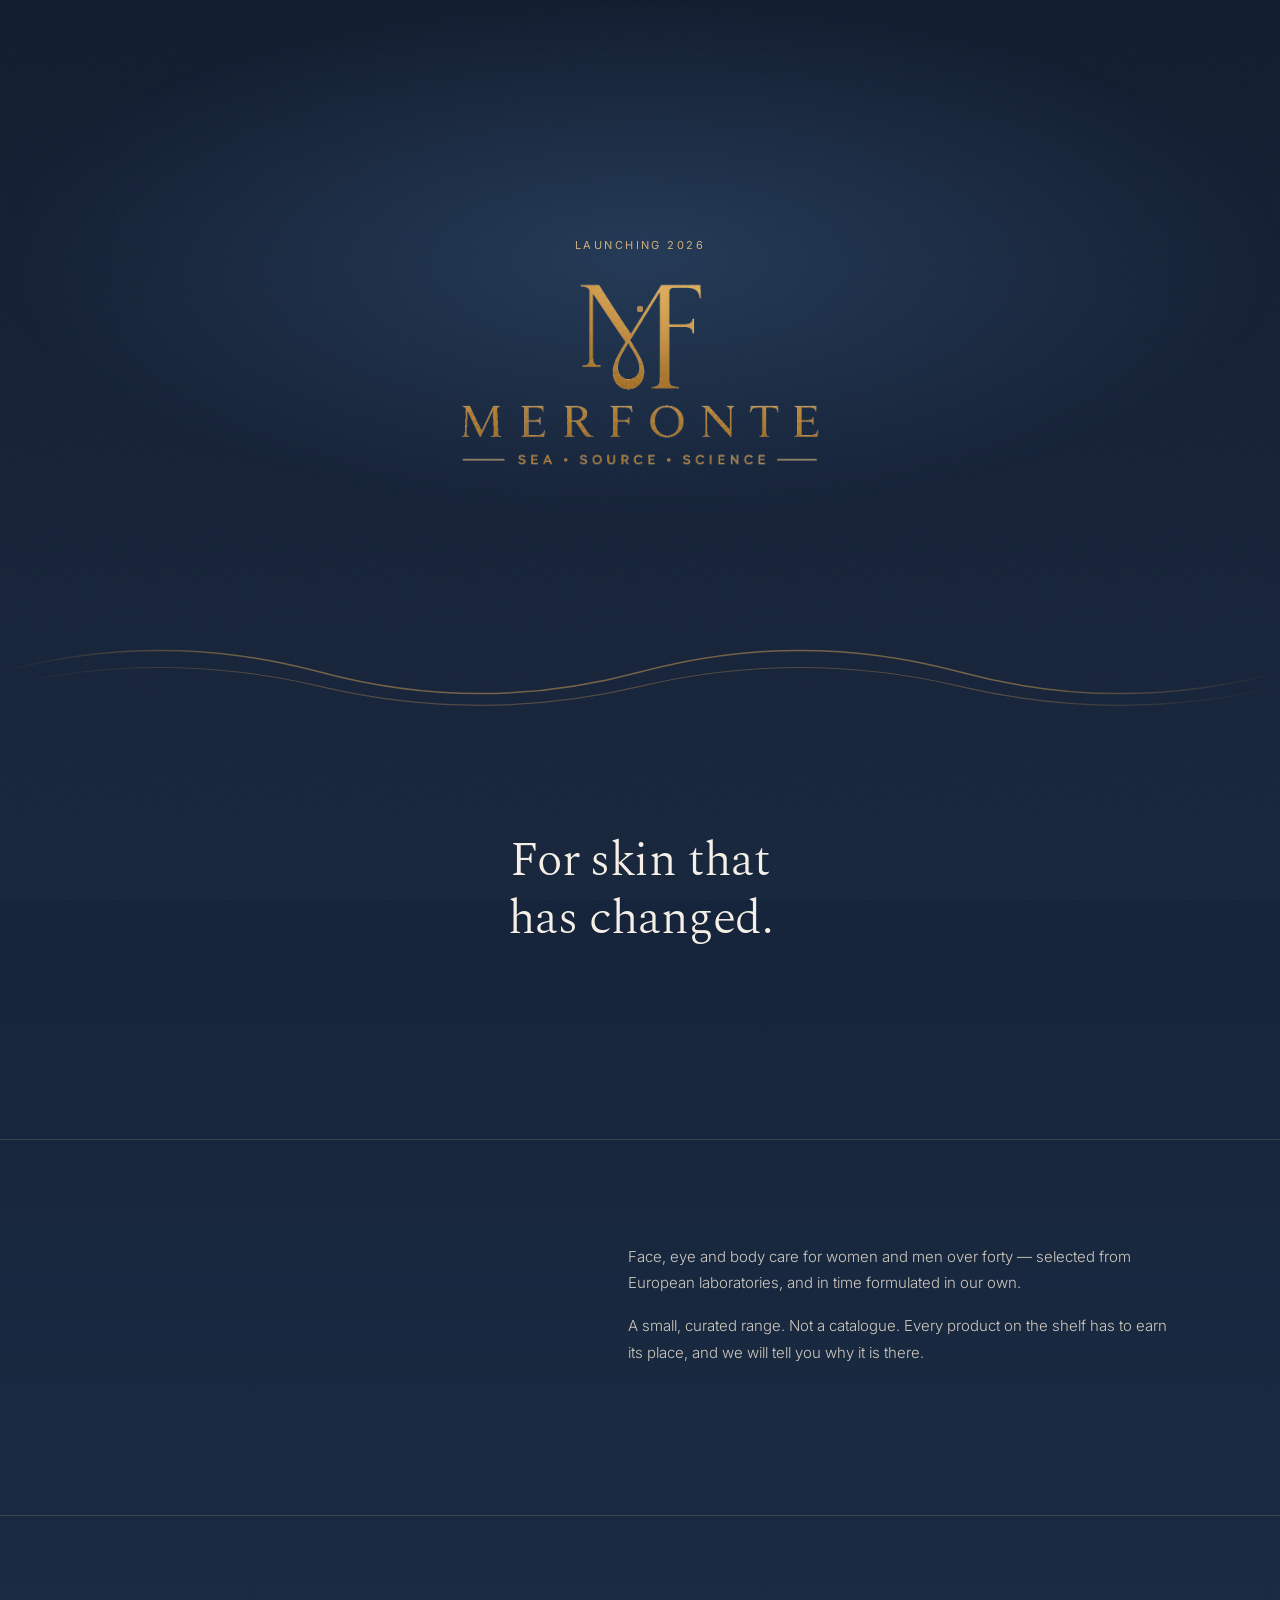
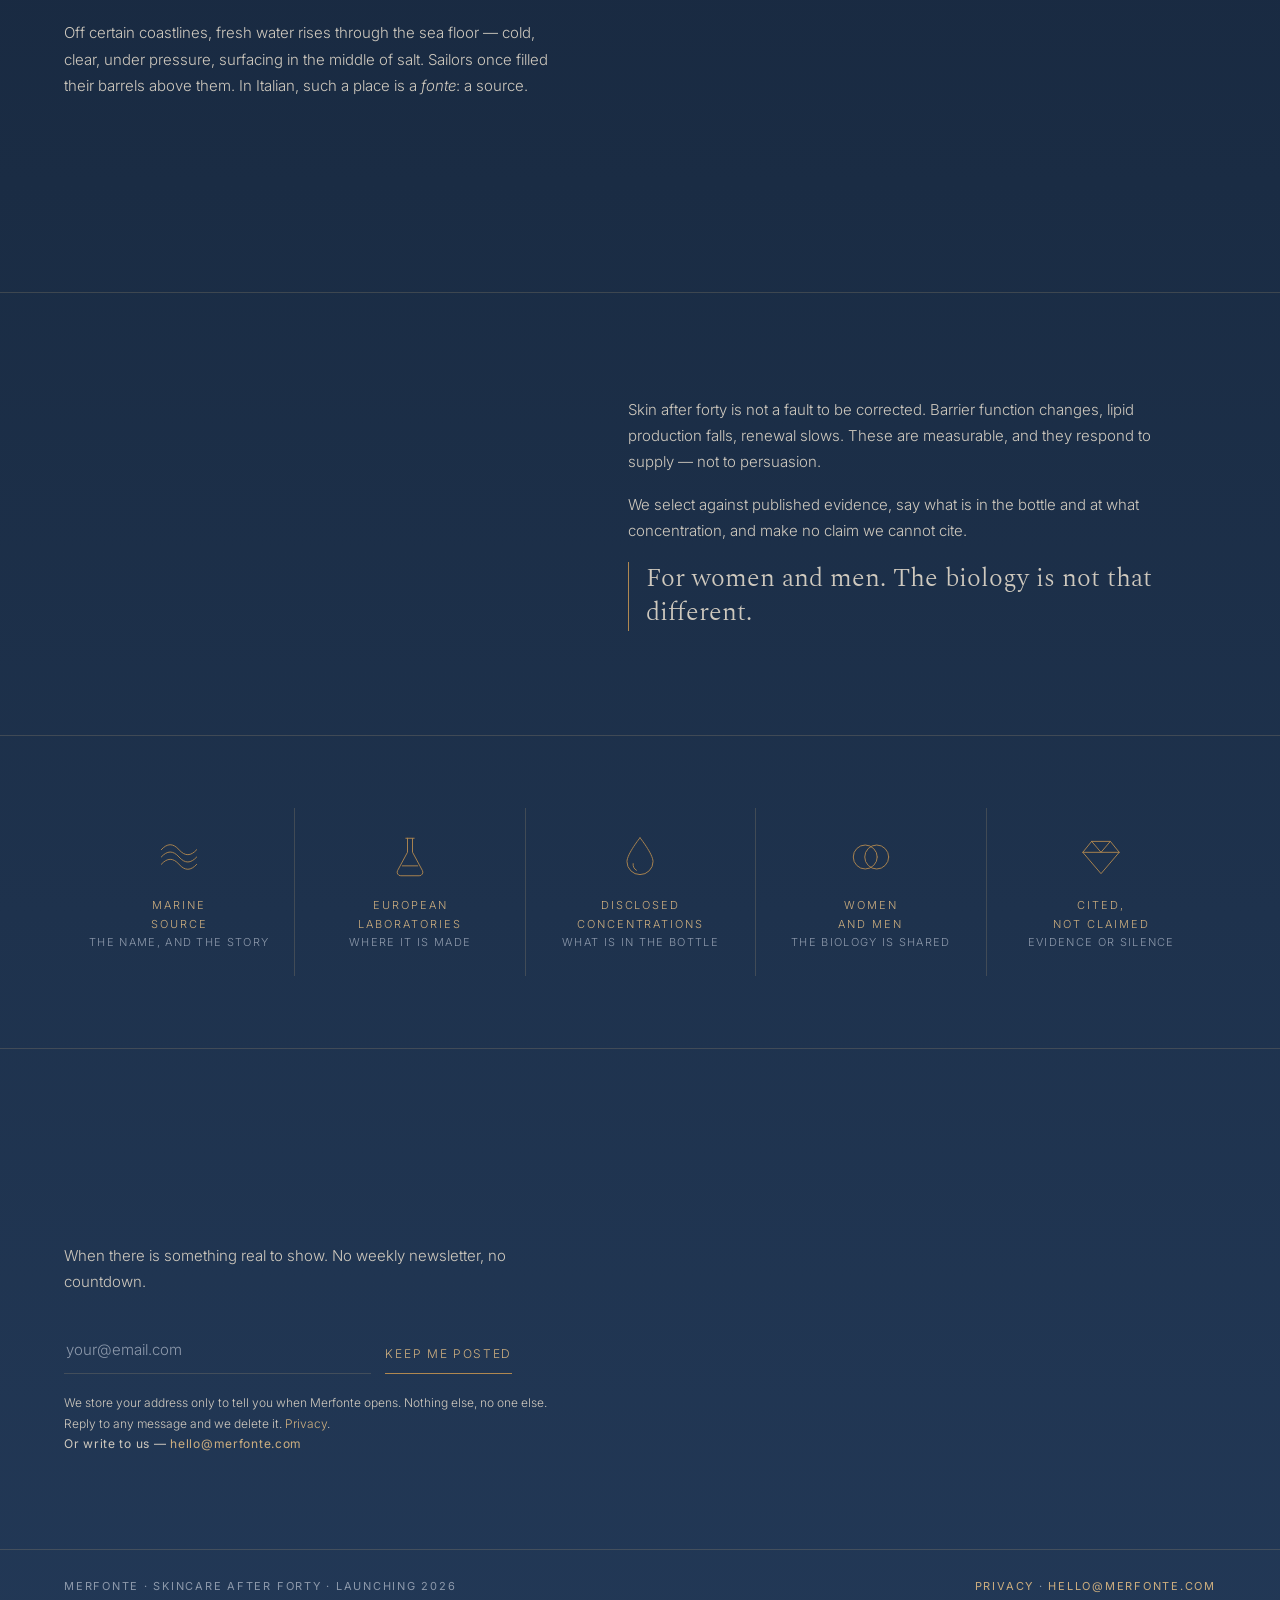
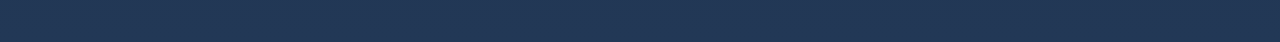
<file: index.html>
<!doctype html>
<html lang="en">
<head>
<meta charset="utf-8">
<meta name="viewport" content="width=device-width, initial-scale=1">
<title>Merfonte — Skincare for skin over forty</title>
<meta name="description" content="Merfonte is a curated online store for skincare after forty. Face, eye and body care for women and men, selected from European laboratories. Launching 2026.">
<link rel="canonical" href="https://merfonte.com/">

<meta property="og:type" content="website">
<meta property="og:url" content="https://merfonte.com/">
<meta property="og:title" content="Merfonte — Skincare for skin over forty">
<meta property="og:description" content="A curated online store for skincare after forty. Selected from European laboratories. Launching 2026.">
<meta property="og:locale" content="en_GB">
<meta property="og:site_name" content="Merfonte">
<meta property="og:image" content="https://merfonte.com/assets/img/og.jpg">
<meta property="og:image:width" content="1200">
<meta property="og:image:height" content="630">
<meta name="twitter:card" content="summary_large_image">

<link rel="icon" href="assets/img/favicon-32.png" sizes="32x32">
<link rel="icon" href="assets/img/icon-512.png" sizes="512x512">
<link rel="apple-touch-icon" href="assets/img/apple-touch-icon.png">
<meta name="theme-color" content="#101b2d">

<!-- PROTOTYPE NOTE: Spectral and Inter stand in for the final licensed faces. -->
<link rel="preconnect" href="https://fonts.googleapis.com">
<link rel="preconnect" href="https://fonts.gstatic.com" crossorigin>
<link href="https://fonts.googleapis.com/css2?family=Spectral:wght@300;400&family=Inter:wght@300;400&display=swap" rel="stylesheet">
<link rel="stylesheet" href="assets/style.css">
<script>document.documentElement.classList.add('js');</script>

<script type="application/ld+json">
{
  "@context": "https://schema.org",
  "@type": "Organization",
  "name": "Merfonte",
  "url": "https://merfonte.com/",
  "logo": "https://merfonte.com/assets/img/icon-512.png",
  "email": "hello@merfonte.com",
  "description": "A curated online store for science-led skincare after forty. Face, eye and body care for women and men, selected from European laboratories.",
  "foundingDate": "2026",
  "areaServed": ["NL", "BE", "DE", "EU"],
  "knowsAbout": ["skincare", "cosmetics", "mature skin", "barrier function", "dermocosmetics"]
}
</script>
</head>
<body>

<div class="topbar" id="topbar" aria-hidden="true">
  <img src="assets/img/logo-header.png"
       srcset="assets/img/logo-header.png 560w, assets/img/logo-header@2x.png 1120w"
       alt="" width="560" height="266">
</div>

<main>

  <!-- ── hero ─────────────────────────────────────────── -->
  <header class="hero">
    <div class="ripple" aria-hidden="true">
      <span></span><span></span><span></span><span></span><span></span>
    </div>
    <div class="hero-mark">
      <p class="caption r">Launching 2026</p>
      <h1 class="wordmark r" data-delay="80">
        <img src="assets/img/logo-gold.png"
             srcset="assets/img/logo-gold.png 900w, assets/img/logo-gold@2x.png 1800w"
             sizes="(max-width: 34rem) 78vw, 27rem"
             alt="Merfonte — sea, source, science"
             width="900" height="495" fetchpriority="high">
      </h1>
    </div>
  </header>

  <svg class="waves" viewBox="0 0 1200 40" preserveAspectRatio="none" aria-hidden="true">
    <path d="M0,20 C100,4 200,4 300,20 S500,36 600,20 S800,4 900,20 S1100,36 1200,20"
          fill="none" stroke="currentColor" stroke-width="1"/>
    <path d="M0,28 C100,14 200,14 300,28 S500,42 600,28 S800,14 900,28 S1100,42 1200,28"
          fill="none" stroke="currentColor" stroke-width="1" opacity=".5"/>
  </svg>

  <!-- ── thesis · one line, its own room ──────────────── -->
  <section class="thesis">
    <p class="r">For skin that has changed.</p>
  </section>

  <!-- ── 01 · the store ───────────────────────────────── -->
  <section class="chapter">
    <div class="chapter-inner">
      <div class="lead">
        <p class="num r">01 — What we are building</p>
        <h2 class="heading r" data-delay="60">An online store,<br>opening 2026.</h2>
      </div>
      <div class="rest">
        <p class="r" data-delay="140">
          Face, eye and body care for women and men over forty — selected from
          European laboratories, and in time formulated in our own.
        </p>
        <p class="r" data-delay="200">
          A small, curated range. Not a catalogue. Every product on the shelf
          has to earn its place, and we will tell you why it is there.
        </p>
      </div>
    </div>
  </section>

  <!-- ── 02 · the name ────────────────────────────────── -->
  <section class="chapter">
    <div class="chapter-inner flip">
      <div class="lead">
        <p class="num r">02 — The name</p>
        <h2 class="heading r" data-delay="60">A spring<br>in the sea.</h2>
      </div>
      <div class="rest">
        <p class="r" data-delay="140">
          Off certain coastlines, fresh water rises through the sea floor — cold,
          clear, under pressure, surfacing in the middle of salt. Sailors once
          filled their barrels above them. In Italian, such a place is a
          <em>fonte</em>: a source.
        </p>
        <p class="pull r" data-delay="220">
          We took the name because it describes a mechanism, not a mood.
        </p>
      </div>
    </div>
  </section>

  <!-- ── 03 · the position ────────────────────────────── -->
  <section class="chapter">
    <div class="chapter-inner">
      <div class="lead">
        <p class="num r">03 — The position</p>
        <h2 class="heading r" data-delay="60">Not<br>anti-aging.</h2>
      </div>
      <div class="rest">
        <p class="r" data-delay="140">
          Skin after forty is not a fault to be corrected. Barrier function
          changes, lipid production falls, renewal slows. These are measurable,
          and they respond to supply — not to persuasion.
        </p>
        <p class="r" data-delay="200">
          We select against published evidence, say what is in the bottle and at
          what concentration, and make no claim we cannot cite.
        </p>
        <p class="pull r" data-delay="260">
          For women and men. The biology is not that different.
        </p>
      </div>
    </div>
  </section>

  <!-- ── what will be true of us ──────────────────────── -->
  <section class="promise">
    <div class="promise-inner">

      <div class="promise-item r">
        <svg viewBox="0 0 48 48" aria-hidden="true">
          <g class="swell">
            <path pathLength="1" d="M7 17c5.7-6.4 11.3-6.4 17 0s11.3 6.4 17 0"/>
            <path pathLength="1" d="M7 24c5.7-6.4 11.3-6.4 17 0s11.3 6.4 17 0"/>
            <path pathLength="1" d="M7 31c5.7-6.4 11.3-6.4 17 0s11.3 6.4 17 0"/>
          </g>
        </svg>
        <p>Marine<br>source<span>the name, and the story</span></p>
      </div>

      <div class="promise-item r" data-delay="80">
        <svg viewBox="0 0 48 48" aria-hidden="true">
          <path pathLength="1" d="M20 6h8"/>
          <path pathLength="1" d="M21.6 6v13.4L12.2 36.8A3.4 3.4 0 0 0 15.2 42h17.6a3.4 3.4 0 0 0 3-5.2L26.4 19.4V6"/>
          <path pathLength="1" class="level" d="M16.6 32.5h14.8"/>
        </svg>
        <p>European<br>laboratories<span>where it is made</span></p>
      </div>

      <div class="promise-item r" data-delay="160">
        <svg viewBox="0 0 48 48" aria-hidden="true">
          <path pathLength="1" d="M24 5.5c0 0 12.5 15.6 12.5 22.9a12.5 12.5 0 0 1-25 0C11.5 21.1 24 5.5 24 5.5Z"/>
          <path pathLength="1" class="glint" d="M17.4 30.4a6.6 6.6 0 0 0 3.2 6.4"/>
        </svg>
        <p>Disclosed<br>concentrations<span>what is in the bottle</span></p>
      </div>

      <div class="promise-item r" data-delay="240">
        <svg viewBox="0 0 48 48" aria-hidden="true">
          <circle pathLength="1" cx="18.5" cy="24" r="11.5"/>
          <circle pathLength="1" cx="29.5" cy="24" r="11.5"/>
        </svg>
        <p>Women<br>and men<span>the biology is shared</span></p>
      </div>

      <div class="promise-item r" data-delay="320">
        <svg viewBox="0 0 48 48" aria-hidden="true">
          <path pathLength="1" d="M15 9h18l8.5 10.5L24 40 6.5 19.5Z"/>
          <path pathLength="1" d="M6.5 19.5h35"/>
          <path pathLength="1" d="M15 9l9 10.5L33 9"/>
        </svg>
        <p>Cited,<br>not claimed<span>evidence or silence</span></p>
      </div>

    </div>
  </section>

  <!-- ── waitlist ─────────────────────────────────────── -->
  <section class="signup">
    <div class="signup-inner">
      <p class="num r">04 — Waitlist</p>
      <h2 class="heading r" data-delay="60">We will write once.</h2>
      <p class="r" data-delay="120">
        When there is something real to show. No weekly newsletter, no countdown.
      </p>

      <!-- ⚠ SETUP: create a free form at formspree.io and replace YOUR_FORM_ID. -->
      <form class="capture r" data-delay="180" action="https://formspree.io/f/YOUR_FORM_ID" method="POST">
        <label class="visually-hidden" for="email">Email address</label>
        <input id="email" type="email" name="email" required
               autocomplete="email" placeholder="your@email.com">
        <button type="submit">Keep me posted</button>
      </form>

      <p class="consent r" data-delay="220">
        We store your address only to tell you when Merfonte opens. Nothing else,
        no one else. Reply to any message and we delete it. <a href="/privacy">Privacy</a>.
      </p>

      <p class="caption note r" data-delay="260">
        Or write to us — <a href="mailto:hello@merfonte.com">hello@merfonte.com</a>
      </p>
    </div>
  </section>

</main>

<footer class="foot">
  <div class="foot-inner">
    <p class="caption">Merfonte · Skincare after forty · Launching 2026</p>
    <p class="caption"><a href="/privacy">Privacy</a> · <a href="mailto:hello@merfonte.com">hello@merfonte.com</a></p>
  </div>
</footer>

<script src="assets/site.js"></script>
</body>
</html>
</file>
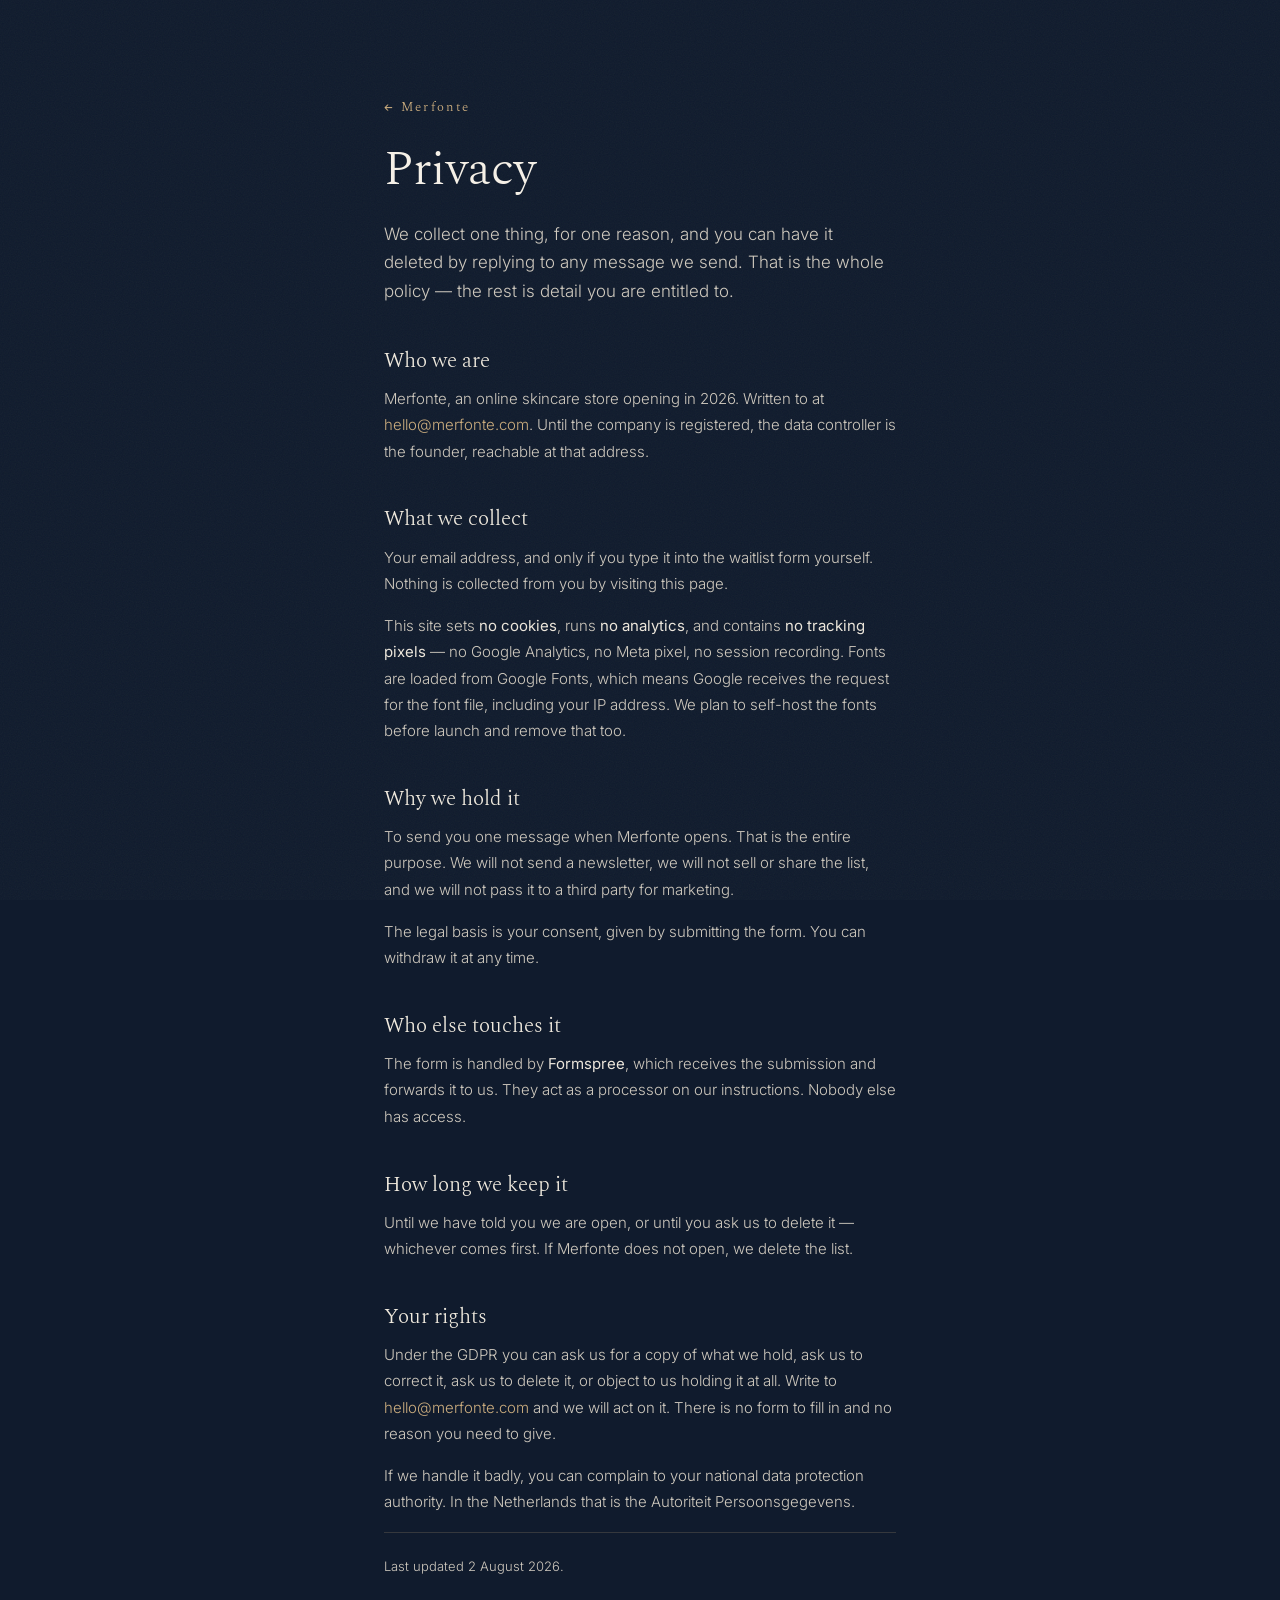
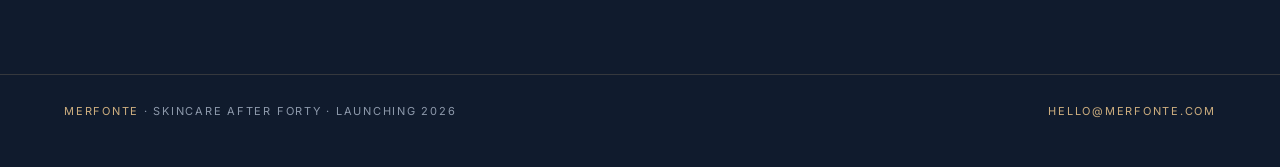
<file: privacy.html>
<!doctype html>
<html lang="en">
<head>
<meta charset="utf-8">
<meta name="viewport" content="width=device-width, initial-scale=1">
<title>Privacy — Merfonte</title>
<meta name="description" content="What Merfonte does with your email address: nothing except tell you when we open. No cookies, no analytics, no third parties.">
<link rel="canonical" href="https://merfonte.com/privacy">

<meta property="og:type" content="article">
<meta property="og:url" content="https://merfonte.com/privacy">
<meta property="og:title" content="Privacy — Merfonte">
<meta property="og:description" content="What Merfonte does with your email address, in plain words.">
<meta property="og:site_name" content="Merfonte">
<meta property="og:image" content="https://merfonte.com/assets/img/og.jpg">

<link rel="icon" href="assets/img/favicon-32.png" sizes="32x32">
<link rel="icon" href="assets/img/icon-512.png" sizes="512x512">
<link rel="apple-touch-icon" href="assets/img/apple-touch-icon.png">
<meta name="theme-color" content="#101b2d">

<link rel="preconnect" href="https://fonts.googleapis.com">
<link rel="preconnect" href="https://fonts.gstatic.com" crossorigin>
<link href="https://fonts.googleapis.com/css2?family=Spectral:wght@300;400&family=Inter:wght@300;400&display=swap" rel="stylesheet">
<link rel="stylesheet" href="assets/style.css">
<script>document.documentElement.classList.add('js');</script>
</head>
<body class="flat">

<main class="doc">

  <p class="num"><a href="/">← Merfonte</a></p>
  <h1 class="doc-title">Privacy</h1>
  <p class="doc-lede">
    We collect one thing, for one reason, and you can have it deleted by
    replying to any message we send. That is the whole policy — the rest is
    detail you are entitled to.
  </p>

  <h2>Who we are</h2>
  <p>Merfonte, an online skincare store opening in 2026. Written to at
  <a href="mailto:hello@merfonte.com">hello@merfonte.com</a>. Until the company
  is registered, the data controller is the founder, reachable at that address.</p>

  <h2>What we collect</h2>
  <p>Your email address, and only if you type it into the waitlist form yourself.
  Nothing is collected from you by visiting this page.</p>
  <p>This site sets <strong>no cookies</strong>, runs <strong>no analytics</strong>,
  and contains <strong>no tracking pixels</strong> — no Google Analytics, no Meta
  pixel, no session recording. Fonts are loaded from Google Fonts, which means
  Google receives the request for the font file, including your IP address.
  We plan to self-host the fonts before launch and remove that too.</p>

  <h2>Why we hold it</h2>
  <p>To send you one message when Merfonte opens. That is the entire purpose.
  We will not send a newsletter, we will not sell or share the list, and we will
  not pass it to a third party for marketing.</p>
  <p>The legal basis is your consent, given by submitting the form. You can
  withdraw it at any time.</p>

  <h2>Who else touches it</h2>
  <p>The form is handled by <strong>Formspree</strong>, which receives the
  submission and forwards it to us. They act as a processor on our instructions.
  Nobody else has access.</p>

  <h2>How long we keep it</h2>
  <p>Until we have told you we are open, or until you ask us to delete it —
  whichever comes first. If Merfonte does not open, we delete the list.</p>

  <h2>Your rights</h2>
  <p>Under the GDPR you can ask us for a copy of what we hold, ask us to correct
  it, ask us to delete it, or object to us holding it at all. Write to
  <a href="mailto:hello@merfonte.com">hello@merfonte.com</a> and we will act on it.
  There is no form to fill in and no reason you need to give.</p>
  <p>If we handle it badly, you can complain to your national data protection
  authority. In the Netherlands that is the
  <span class="nowrap">Autoriteit Persoonsgegevens</span>.</p>

  <p class="doc-foot">Last updated 2 August 2026.</p>

</main>

<footer class="foot">
  <div class="foot-inner">
    <p class="caption"><a href="/">Merfonte</a> · Skincare after forty · Launching 2026</p>
    <p class="caption"><a href="mailto:hello@merfonte.com">hello@merfonte.com</a></p>
  </div>
</footer>

</body>
</html>
</file>
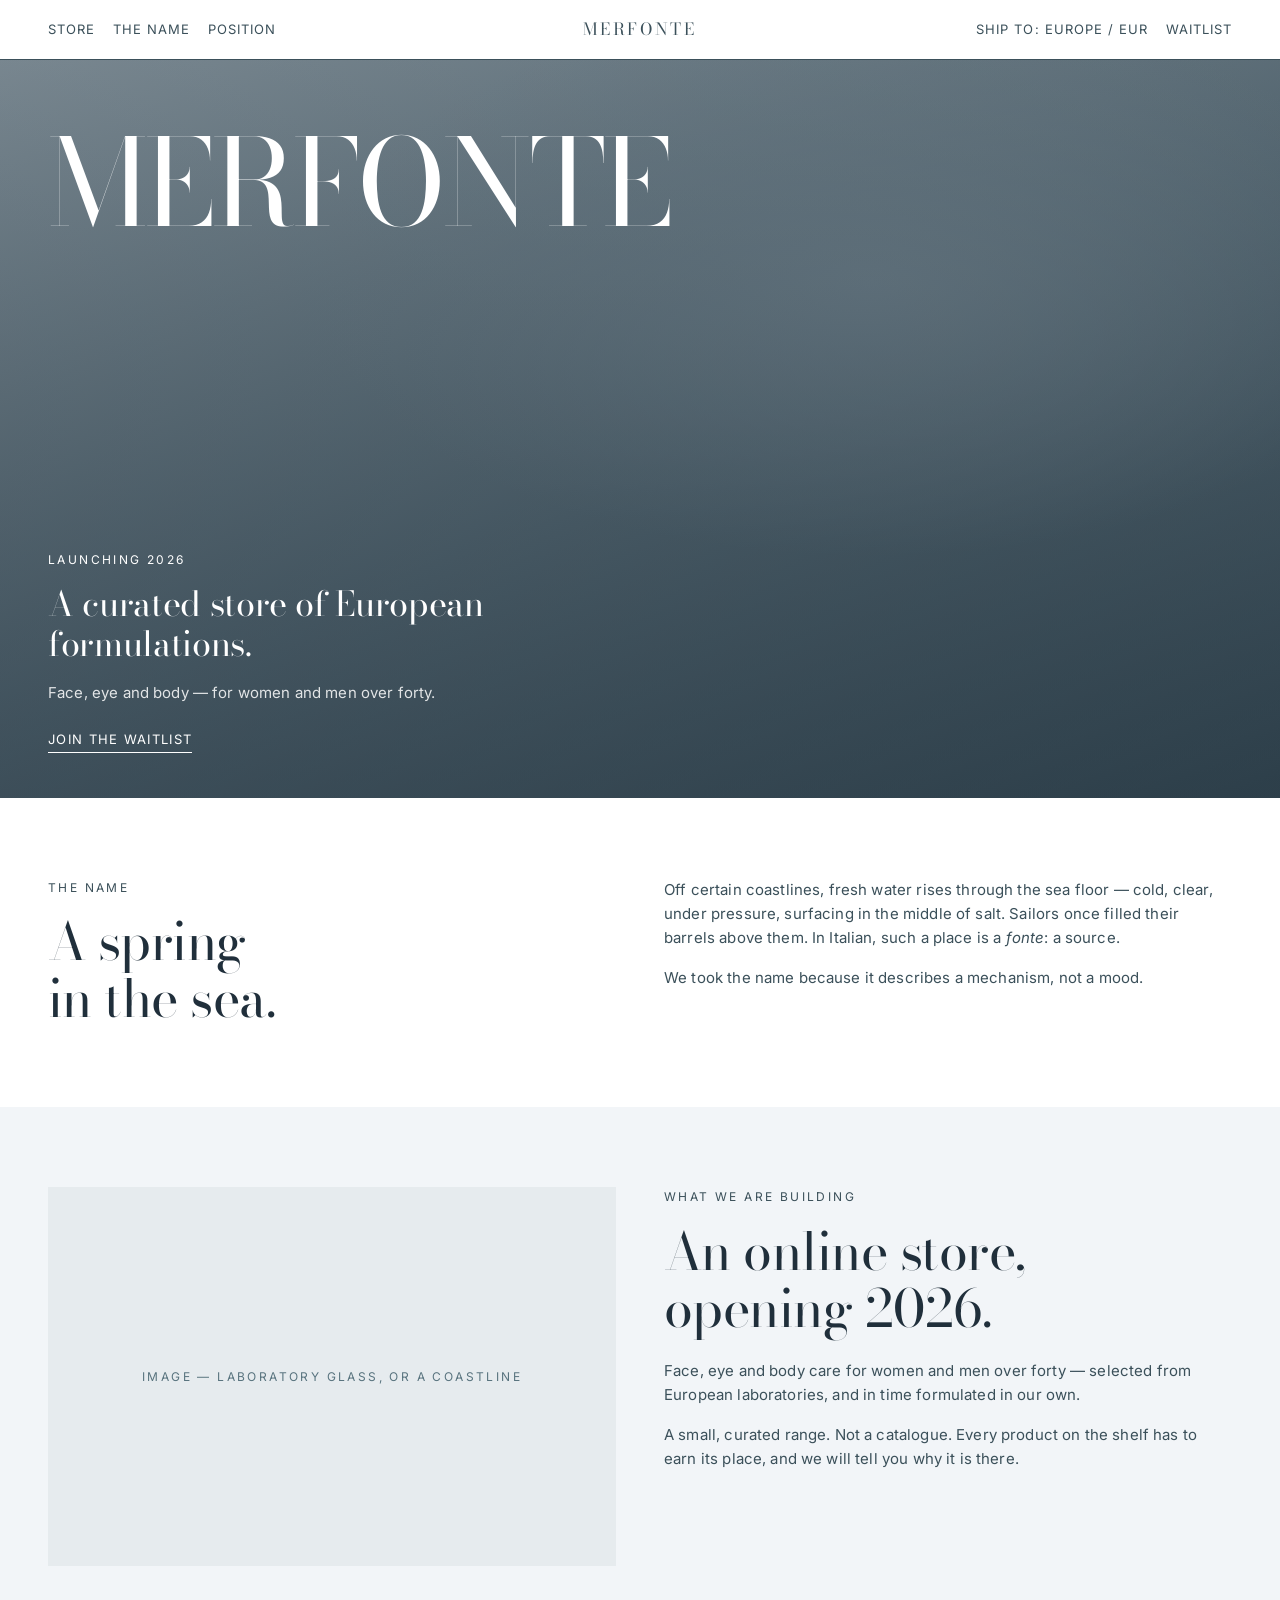
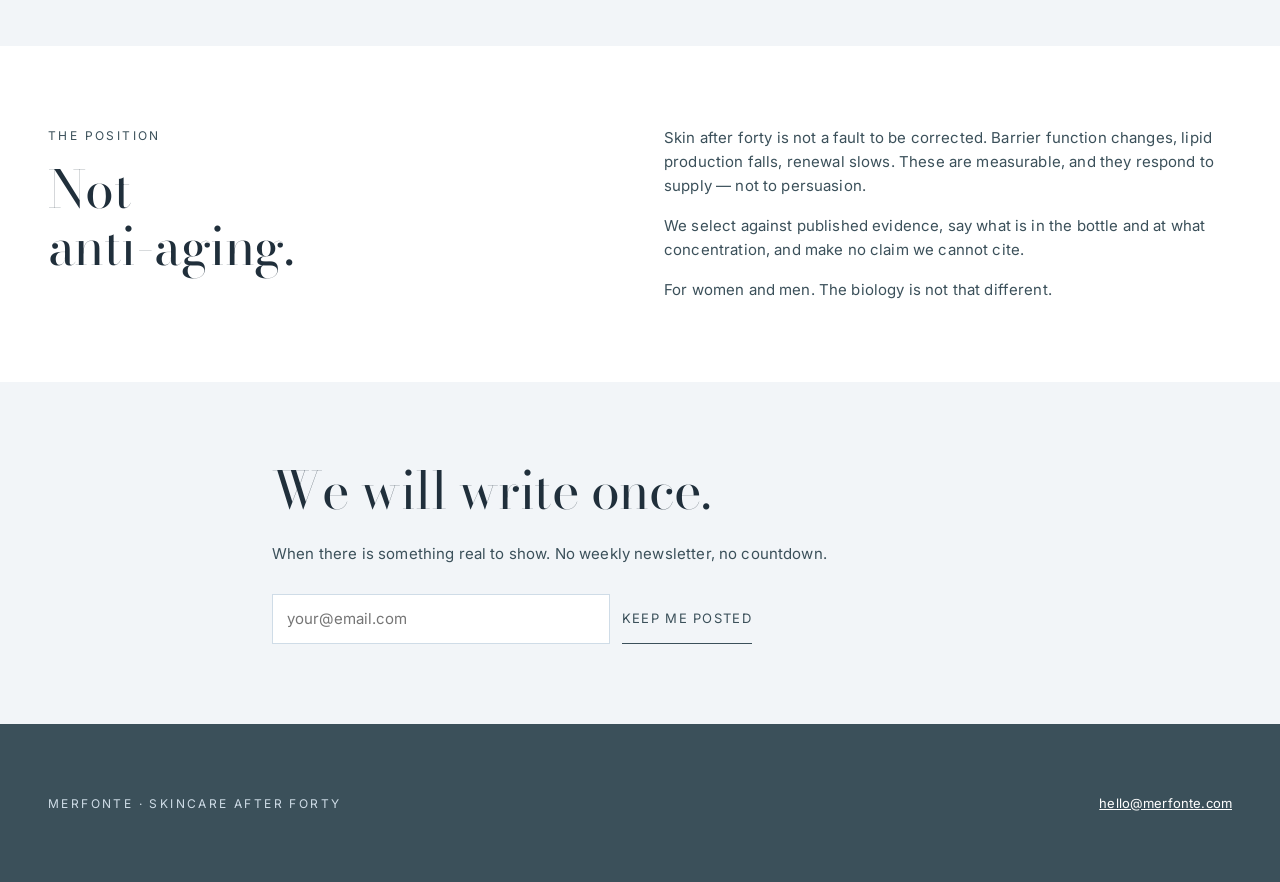
<file: .work/index-editorial.html>
<!doctype html>
<html lang="en">
<head>
<meta charset="utf-8">
<meta name="viewport" content="width=device-width, initial-scale=1">
<title>Merfonte — Science-led skincare for skin over forty</title>
<meta name="description" content="Merfonte is a curated online store for skincare after forty. Face, eye and body care for women and men, selected from European laboratories. Launching 2026.">
<meta name="robots" content="noindex">
<meta name="theme-color" content="#ffffff">

<link rel="preconnect" href="https://fonts.googleapis.com">
<link rel="preconnect" href="https://fonts.gstatic.com" crossorigin>
<link href="https://fonts.googleapis.com/css2?family=Bodoni+Moda:opsz,wght@6..96,400&family=Inter:wght@400&display=swap" rel="stylesheet">

<style>
/* ============================================================
   Merfonte — editorial variant
   Nordic magazine spread. Achromatic, zero radius, zero shadow,
   ghost links instead of buttons, photography carries the warmth.
   ============================================================ */

:root {
  --white:      #ffffff;
  --mist:       #f2f5f8;
  --soft-mist:  #e6ebee;
  --pale-slate: #cfdce7;
  --steel:      #58737e;
  --slate:      #3b505a;
  --ink:        #202f3b;

  --display: "Bodoni Moda", "Playfair Display", Georgia, serif;
  --sans:    "Inter", -apple-system, BlinkMacSystemFont, "Segoe UI", sans-serif;

  --page: 1400px;
  --pad:  clamp(1.25rem, 4vw, 3rem);
}

*, *::before, *::after { box-sizing: border-box; }

body {
  margin: 0;
  background: var(--white);
  color: var(--slate);
  font-family: var(--sans);
  font-size: 0.9375rem;
  font-weight: 400;
  line-height: 1.6;
  letter-spacing: 0.01em;
  -webkit-font-smoothing: antialiased;
}

img { max-width: 100%; height: auto; display: block; }

/* ---------- nav ---------- */

.nav {
  display: grid;
  grid-template-columns: 1fr auto 1fr;
  align-items: center;
  gap: 1rem;
  padding: 1rem var(--pad);
  border-bottom: 1px solid var(--slate);
  font-size: 0.8125rem;
  text-transform: uppercase;
  letter-spacing: 0.08em;
}
.nav a { color: var(--slate); text-decoration: none; }
.nav-left  { display: flex; gap: 1.1rem; flex-wrap: wrap; }
.nav-right { display: flex; gap: 1.1rem; justify-content: flex-end; flex-wrap: wrap; }
.nav-mark  {
  font-family: var(--display);
  font-size: 1.05rem;
  letter-spacing: 0.16em;
  text-transform: uppercase;
  white-space: nowrap;
}
@media (max-width: 46rem) {
  .nav { grid-template-columns: 1fr; justify-items: center; text-align: center; gap: 0.7rem; }
  .nav-right { justify-content: center; }
}

/* ---------- hero ---------- */

.hero {
  position: relative;
  min-height: clamp(30rem, 82vh, 48rem);
  display: flex;
  flex-direction: column;
  justify-content: space-between;
  padding: clamp(2.5rem, 7vh, 5rem) var(--pad) clamp(2rem, 5vh, 3.5rem);
  overflow: hidden;
  color: var(--white);
  isolation: isolate;
}

/* IMAGE SLOT — replace with a close-cropped portrait, high-key, natural light.
   <img class="hero-photo" src="assets/img/portrait.jpg" alt="">  */
.hero::before {
  content: "";
  position: absolute; inset: 0; z-index: -2;
  background:
    radial-gradient(70% 60% at 68% 30%, #7d8f99 0%, transparent 62%),
    linear-gradient(160deg, #9aa8b0 0%, #61757f 55%, #3b505a 100%);
}
.hero::after {
  content: "";
  position: absolute; inset: 0; z-index: -1;
  background: linear-gradient(180deg, rgba(32,47,59,.28) 0%, rgba(32,47,59,.52) 100%);
}
.hero-photo {
  position: absolute; inset: 0; z-index: -2;
  width: 100%; height: 100%; object-fit: cover;
}

.masthead {
  font-family: var(--display);
  font-weight: 400;
  font-size: clamp(3rem, 13vw, 7.5rem);
  line-height: 1;
  letter-spacing: -0.02em;
  text-transform: uppercase;
  margin: 0;
}

.hero-foot { max-width: 34rem; }
.hero-foot .kicker { margin: 0 0 0.9rem; }
.hero-foot p.lede {
  font-family: var(--display);
  font-size: clamp(1.4rem, 3.4vw, 2.15rem);
  line-height: 1.15;
  letter-spacing: -0.01em;
  margin: 0 0 1.1rem;
}
.hero-foot .sub { margin: 0 0 1.4rem; opacity: 0.85; }

/* ---------- shared type ---------- */

.kicker {
  font-size: 0.75rem;
  text-transform: uppercase;
  letter-spacing: 0.2em;
  margin: 0 0 1rem;
}

.section-head {
  font-family: var(--display);
  font-weight: 400;
  font-size: clamp(1.9rem, 5vw, 3.25rem);
  line-height: 1.1;
  letter-spacing: -0.01em;
  color: var(--ink);
  margin: 0;
}

.link {
  display: inline-block;
  font-size: 0.8125rem;
  text-transform: uppercase;
  letter-spacing: 0.1em;
  color: inherit;
  text-decoration: none;
  border-bottom: 1px solid currentColor;
  padding-bottom: 2px;
}

/* ---------- bands ---------- */

.band { padding: clamp(3.5rem, 8vw, 5rem) var(--pad); }
.band.mist { background: var(--mist); }

.band-inner {
  max-width: var(--page);
  margin: 0 auto;
  display: grid;
  gap: clamp(1.5rem, 4vw, 3rem);
  grid-template-columns: 1fr;
}
@media (min-width: 56rem) {
  .band-inner.split { grid-template-columns: minmax(0,1fr) minmax(0,1fr); align-items: start; }
}

.copy p { max-width: 38rem; margin: 0 0 1rem; }
.copy p:last-child { margin-bottom: 0; }
.copy .section-head + p { margin-top: 1.4rem; }

/* editorial image tile */
.tile {
  background: var(--soft-mist);
  aspect-ratio: 4 / 5;
  display: grid;
  place-items: center;
  color: var(--steel);
  font-size: 0.75rem;
  text-transform: uppercase;
  letter-spacing: 0.2em;
  text-align: center;
  padding: 1rem;
}
.tile.wide { aspect-ratio: 3 / 2; }

/* ---------- signup ---------- */

.signup .band-inner { max-width: 46rem; }
.form {
  display: flex;
  flex-wrap: wrap;
  gap: 0.75rem;
  margin-top: 1.75rem;
  max-width: 30rem;
}
.form input {
  flex: 1 1 14rem;
  min-width: 0;
  padding: 0.75rem 0.85rem;
  font: inherit;
  color: var(--ink);
  background: var(--white);
  border: 1px solid var(--pale-slate);
  border-radius: 0;
}
.form input:focus { outline: none; border-color: var(--slate); }
.form button {
  flex: 0 0 auto;
  padding: 0.75rem 0;
  font: inherit;
  font-size: 0.8125rem;
  text-transform: uppercase;
  letter-spacing: 0.1em;
  color: var(--slate);
  background: transparent;
  border: 0;
  border-bottom: 1px solid var(--slate);
  border-radius: 0;
  cursor: pointer;
}
.form button:hover { color: var(--ink); }

/* ---------- footer ---------- */

.foot {
  background: var(--slate);
  color: var(--white);
  padding: clamp(2.5rem, 6vw, 3.5rem) var(--pad);
}
.foot-inner {
  max-width: var(--page);
  margin: 0 auto;
  display: flex;
  flex-wrap: wrap;
  gap: 1rem 2.5rem;
  justify-content: space-between;
  align-items: baseline;
  font-size: 0.8125rem;
}
.foot a { color: var(--white); }
.foot .kicker { color: var(--pale-slate); margin: 0; }
</style>
</head>
<body>

<nav class="nav">
  <div class="nav-left">
    <a href="#store">Store</a>
    <a href="#name">The name</a>
    <a href="#position">Position</a>
  </div>
  <div class="nav-mark">Merfonte</div>
  <div class="nav-right">
    <span>Ship to: Europe / EUR</span>
    <a href="#waitlist">Waitlist</a>
  </div>
</nav>

<header class="hero">
  <!-- <img class="hero-photo" src="assets/img/portrait.jpg" alt=""> -->
  <h1 class="masthead">Merfonte</h1>

  <div class="hero-foot">
    <p class="kicker">Launching 2026</p>
    <p class="lede">A curated store of European formulations.</p>
    <p class="sub">Face, eye and body — for women and men over forty.</p>
    <a class="link" href="#waitlist">Join the waitlist</a>
  </div>
</header>

<section class="band" id="name">
  <div class="band-inner split">
    <div class="copy">
      <p class="kicker">The name</p>
      <h2 class="section-head">A spring<br>in the sea.</h2>
    </div>
    <div class="copy">
      <p>Off certain coastlines, fresh water rises through the sea floor — cold, clear,
      under pressure, surfacing in the middle of salt. Sailors once filled their barrels
      above them. In Italian, such a place is a <em>fonte</em>: a source.</p>
      <p>We took the name because it describes a mechanism, not a mood.</p>
    </div>
  </div>
</section>

<section class="band mist" id="store">
  <div class="band-inner split">
    <div class="tile wide">Image — laboratory glass, or a coastline</div>
    <div class="copy">
      <p class="kicker">What we are building</p>
      <h2 class="section-head">An online store,<br>opening 2026.</h2>
      <p>Face, eye and body care for women and men over forty — selected from European
      laboratories, and in time formulated in our own.</p>
      <p>A small, curated range. Not a catalogue. Every product on the shelf has to earn
      its place, and we will tell you why it is there.</p>
    </div>
  </div>
</section>

<section class="band" id="position">
  <div class="band-inner split">
    <div class="copy">
      <p class="kicker">The position</p>
      <h2 class="section-head">Not<br>anti-aging.</h2>
    </div>
    <div class="copy">
      <p>Skin after forty is not a fault to be corrected. Barrier function changes, lipid
      production falls, renewal slows. These are measurable, and they respond to supply —
      not to persuasion.</p>
      <p>We select against published evidence, say what is in the bottle and at what
      concentration, and make no claim we cannot cite.</p>
      <p>For women and men. The biology is not that different.</p>
    </div>
  </div>
</section>

<section class="band mist signup" id="waitlist">
  <div class="band-inner">
    <div class="copy">
      <h2 class="section-head">We will write once.</h2>
      <p>When there is something real to show. No weekly newsletter, no countdown.</p>

      <!-- ⚠ SETUP: replace YOUR_FORM_ID with a free formspree.io endpoint. -->
      <form class="form" action="https://formspree.io/f/YOUR_FORM_ID" method="POST">
        <input type="email" name="email" required autocomplete="email" placeholder="your@email.com" aria-label="Email address">
        <button type="submit">Keep me posted</button>
      </form>
    </div>
  </div>
</section>

<footer class="foot">
  <div class="foot-inner">
    <p class="kicker">Merfonte · Skincare after forty</p>
    <p><a href="mailto:hello@merfonte.com">hello@merfonte.com</a></p>
  </div>
</footer>

</body>
</html>
</file>
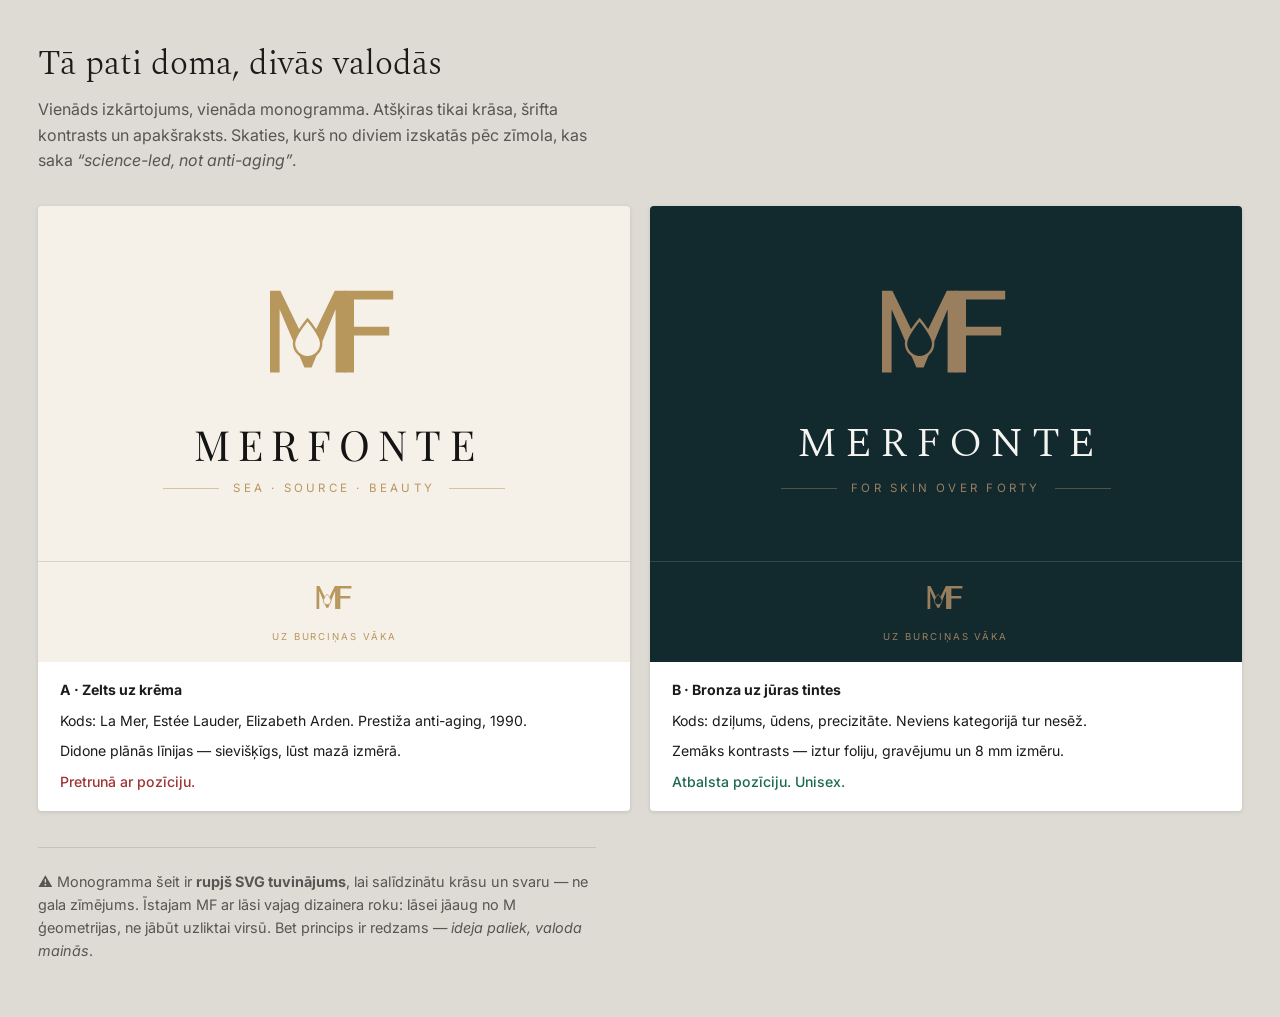
<file: .work/brand/lockup.html>
<!doctype html>
<html lang="lv">
<head>
<meta charset="utf-8">
<meta name="viewport" content="width=device-width, initial-scale=1">
<title>Merfonte — zelts pret bronzu</title>
<link rel="preconnect" href="https://fonts.googleapis.com">
<link rel="preconnect" href="https://fonts.gstatic.com" crossorigin>
<link href="https://fonts.googleapis.com/css2?family=Spectral:wght@200;300;400&family=Playfair+Display:wght@400;500&family=Inter:wght@400;500&display=swap" rel="stylesheet">
<style>
  *,*::before,*::after{box-sizing:border-box}
  body{margin:0;font-family:"Inter",system-ui,sans-serif;background:#dedbd5;color:#1b1b1a;line-height:1.6}
  .wrap{max-width:82rem;margin:0 auto;padding:clamp(1.25rem,3vw,2.5rem)}
  h1{font-family:"Spectral",serif;font-weight:300;font-size:clamp(1.5rem,3.5vw,2.1rem);margin:0 0 .3rem}
  .intro{color:#575652;max-width:56ch;margin:0 0 2rem}

  .pair{display:grid;gap:1.25rem;grid-template-columns:1fr}
  @media(min-width:60rem){.pair{grid-template-columns:1fr 1fr}}

  .panel{border-radius:4px;overflow:hidden;box-shadow:0 1px 4px rgba(0,0,0,.12)}
  .stage{padding:clamp(2.5rem,6vw,4rem) clamp(1.25rem,4vw,2.5rem);text-align:center}

  /* --- monogram (rough stand-in for the drawn mark) --- */
  .mono{position:relative;display:inline-block;height:clamp(84px,14vw,120px);margin-bottom:1.6rem}
  .mono svg{height:100%;width:auto;display:block}

  .word{
    font-weight:400;text-transform:uppercase;
    font-size:clamp(1.5rem,4.6vw,2.6rem);
    letter-spacing:.2em;margin:0 0 .9rem;line-height:1;
    padding-left:.2em; /* optical: compensate tracking on last letter */
  }
  .tagrow{display:flex;align-items:center;justify-content:center;gap:.9rem}
  .tagrow::before,.tagrow::after{content:"";height:1px;width:clamp(1.5rem,6vw,3.5rem);background:currentColor;opacity:.5}
  .tag{font-size:clamp(.6rem,1.5vw,.72rem);letter-spacing:.28em;text-transform:uppercase;margin:0;white-space:nowrap}

  /* small-size test */
  .small{padding:1.1rem;text-align:center;border-top:1px solid rgba(128,128,128,.25)}
  .small svg{height:34px;width:auto}
  .small p{font-size:.6rem;letter-spacing:.2em;text-transform:uppercase;margin:.45rem 0 0}

  .meta{background:#fff;padding:1.1rem 1.35rem}
  .meta p{margin:0 0 .5rem;font-size:.88rem}
  .meta p:last-child{margin:0}
  .verdict{font-weight:500}
  .good{color:#1d6b4f}.bad{color:#a03434}

  /* ===== A · reference: gold on cream ===== */
  .ref .stage{background:#F5F0E8}
  .ref .word{font-family:"Playfair Display",serif;color:#141414}
  .ref .tagrow{color:#B8975C}
  .ref .small{background:#F5F0E8;color:#B8975C}

  /* ===== B · brand palette: bronze on marine ===== */
  .brand .stage{background:#12292E}
  .brand .word{font-family:"Spectral",serif;font-weight:300;color:#F6F4F0}
  .brand .tagrow{color:#9A7F5F}
  .brand .small{background:#12292E;color:#9A7F5F;border-top-color:rgba(246,244,240,.14)}

  .note{margin:2.25rem 0 1rem;padding-top:1.4rem;border-top:1px solid #c6c3bd;color:#575652;font-size:.9rem;max-width:62ch}
</style>
</head>
<body>
<div class="wrap">

  <h1>Tā pati doma, divās valodās</h1>
  <p class="intro">Vienāds izkārtojums, vienāda monogramma. Atšķiras tikai krāsa, šrifta kontrasts un apakšraksts. Skaties, kurš no diviem izskatās pēc zīmola, kas saka <em>“science-led, not anti-aging”</em>.</p>

  <div class="pair">

    <!-- A -->
    <section class="panel ref">
      <div class="stage">
        <div class="mono">
          <svg viewBox="0 0 200 150" fill="none" xmlns="http://www.w3.org/2000/svg" aria-label="MF monogramma">
            <!-- M -->
            <path d="M20 128 V26 h13 L67 96 L101 26 h13 v102 h-12 V49 L72 122 h-9 L32 49 v79 Z" fill="#B8975C"/>
            <!-- F, overlapping right -->
            <path d="M112 128 V26 h62 v11 h-49 v34 h44 v11 h-44 v46 Z" fill="#B8975C"/>
            <!-- droplet sitting in the M's valley -->
            <path d="M67 62 c0 0 17 20 17 30 a17 17 0 1 1 -34 0 c0 -10 17 -30 17 -30 Z" fill="#F5F0E8" stroke="#B8975C" stroke-width="3"/>
          </svg>
        </div>
        <p class="word">Merfonte</p>
        <div class="tagrow"><p class="tag">Sea · Source · Beauty</p></div>
      </div>
      <div class="small">
        <svg viewBox="0 0 200 150" fill="none" xmlns="http://www.w3.org/2000/svg">
          <path d="M20 128 V26 h13 L67 96 L101 26 h13 v102 h-12 V49 L72 122 h-9 L32 49 v79 Z" fill="currentColor"/>
          <path d="M112 128 V26 h62 v11 h-49 v34 h44 v11 h-44 v46 Z" fill="currentColor"/>
          <path d="M67 62 c0 0 17 20 17 30 a17 17 0 1 1 -34 0 c0 -10 17 -30 17 -30 Z" fill="#F5F0E8" stroke="currentColor" stroke-width="3"/>
        </svg>
        <p>uz burciņas vāka</p>
      </div>
      <div class="meta">
        <p><strong>A · Zelts uz krēma</strong></p>
        <p>Kods: La Mer, Estée Lauder, Elizabeth Arden. Prestiža anti-aging, 1990.</p>
        <p>Didone plānās līnijas — sievišķīgs, lūst mazā izmērā.</p>
        <p class="verdict bad">Pretrunā ar pozīciju.</p>
      </div>
    </section>

    <!-- B -->
    <section class="panel brand">
      <div class="stage">
        <div class="mono">
          <svg viewBox="0 0 200 150" fill="none" xmlns="http://www.w3.org/2000/svg" aria-label="MF monogramma">
            <path d="M20 128 V26 h13 L67 96 L101 26 h13 v102 h-12 V49 L72 122 h-9 L32 49 v79 Z" fill="#9A7F5F"/>
            <path d="M112 128 V26 h62 v11 h-49 v34 h44 v11 h-44 v46 Z" fill="#9A7F5F"/>
            <path d="M67 62 c0 0 17 20 17 30 a17 17 0 1 1 -34 0 c0 -10 17 -30 17 -30 Z" fill="#12292E" stroke="#9A7F5F" stroke-width="3"/>
          </svg>
        </div>
        <p class="word">Merfonte</p>
        <div class="tagrow"><p class="tag">For skin over forty</p></div>
      </div>
      <div class="small">
        <svg viewBox="0 0 200 150" fill="none" xmlns="http://www.w3.org/2000/svg">
          <path d="M20 128 V26 h13 L67 96 L101 26 h13 v102 h-12 V49 L72 122 h-9 L32 49 v79 Z" fill="currentColor"/>
          <path d="M112 128 V26 h62 v11 h-49 v34 h44 v11 h-44 v46 Z" fill="currentColor"/>
          <path d="M67 62 c0 0 17 20 17 30 a17 17 0 1 1 -34 0 c0 -10 17 -30 17 -30 Z" fill="#12292E" stroke="currentColor" stroke-width="3"/>
        </svg>
        <p>uz burciņas vāka</p>
      </div>
      <div class="meta">
        <p><strong>B · Bronza uz jūras tintes</strong></p>
        <p>Kods: dziļums, ūdens, precizitāte. Neviens kategorijā tur nesēž.</p>
        <p>Zemāks kontrasts — iztur foliju, gravējumu un 8&nbsp;mm izmēru.</p>
        <p class="verdict good">Atbalsta pozīciju. Unisex.</p>
      </div>
    </section>

  </div>

  <p class="note">
    ⚠️ Monogramma šeit ir <strong>rupjš SVG tuvinājums</strong>, lai salīdzinātu krāsu un svaru — ne gala zīmējums.
    Īstajam MF ar lāsi vajag dizainera roku: lāsei jāaug no M ģeometrijas, ne jābūt uzliktai virsū.
    Bet princips ir redzams — <em>ideja paliek, valoda mainās</em>.
  </p>

</div>
</body>
</html>
</file>
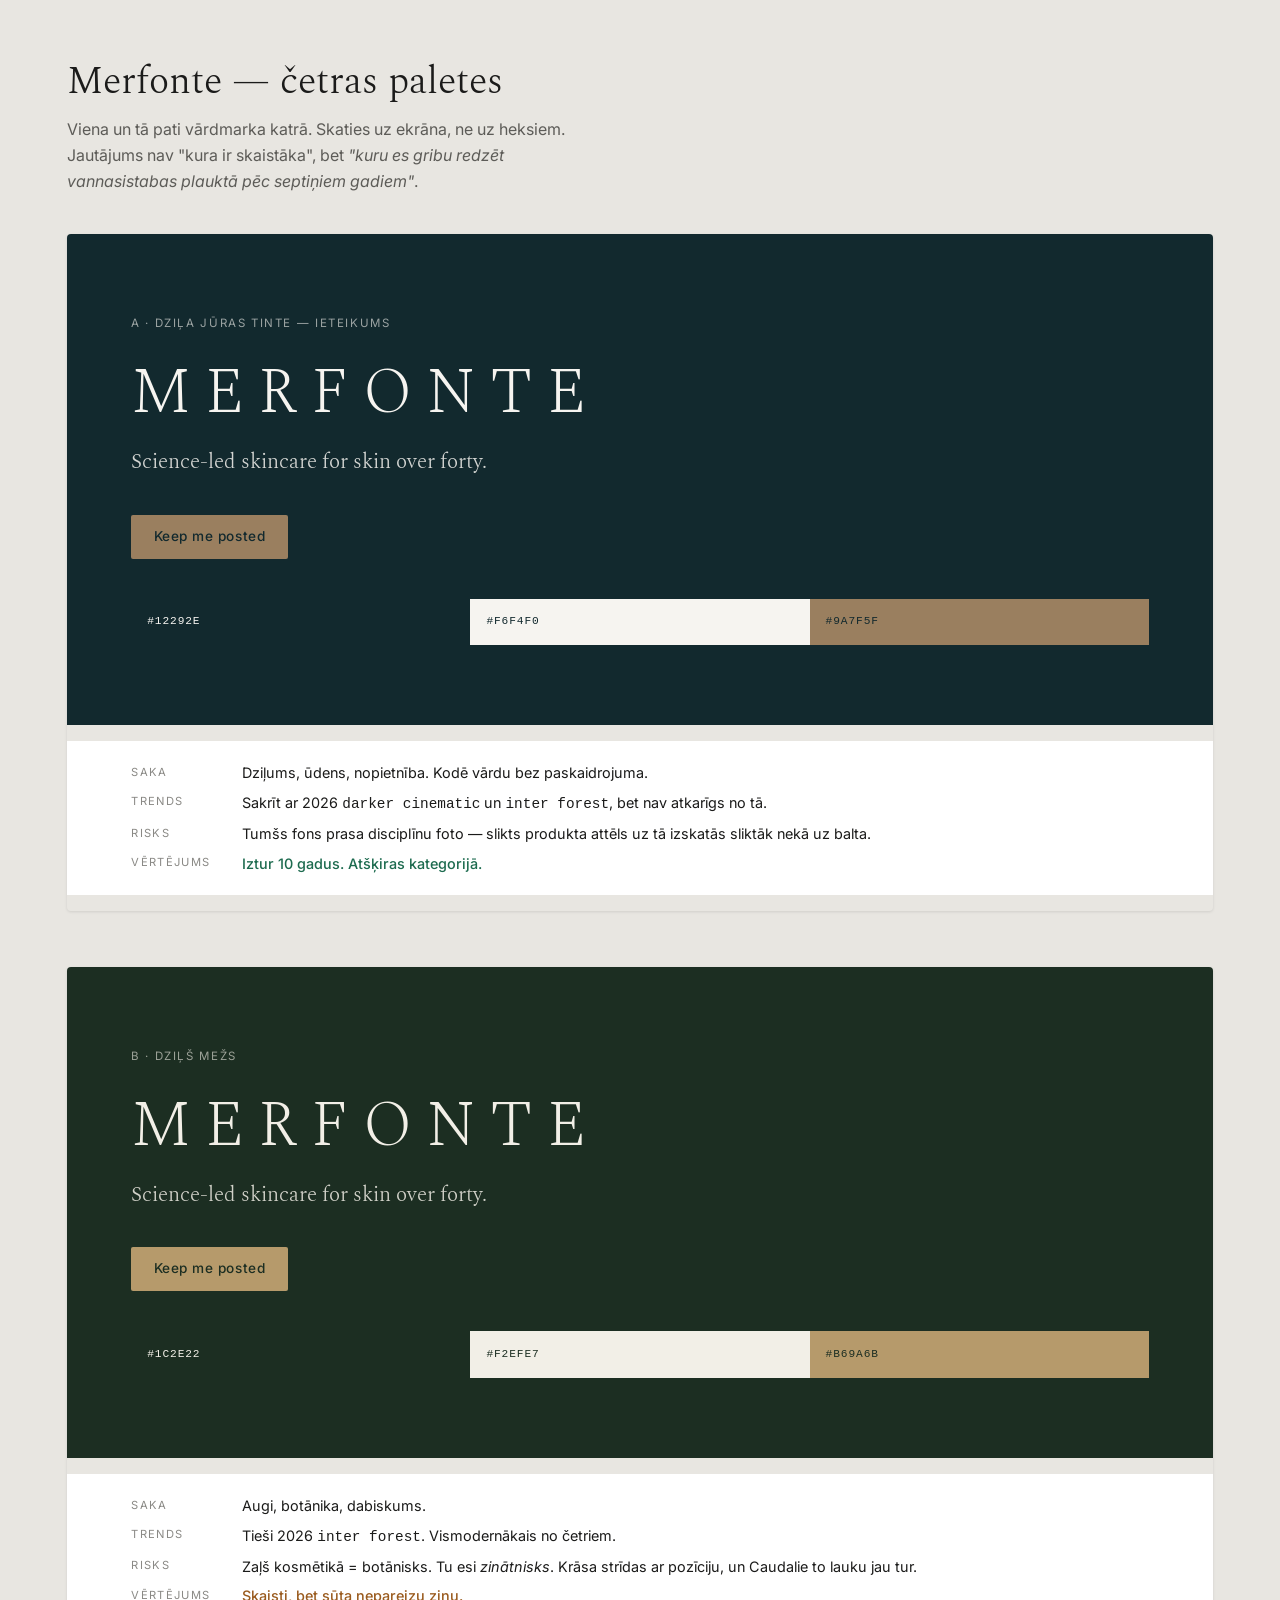
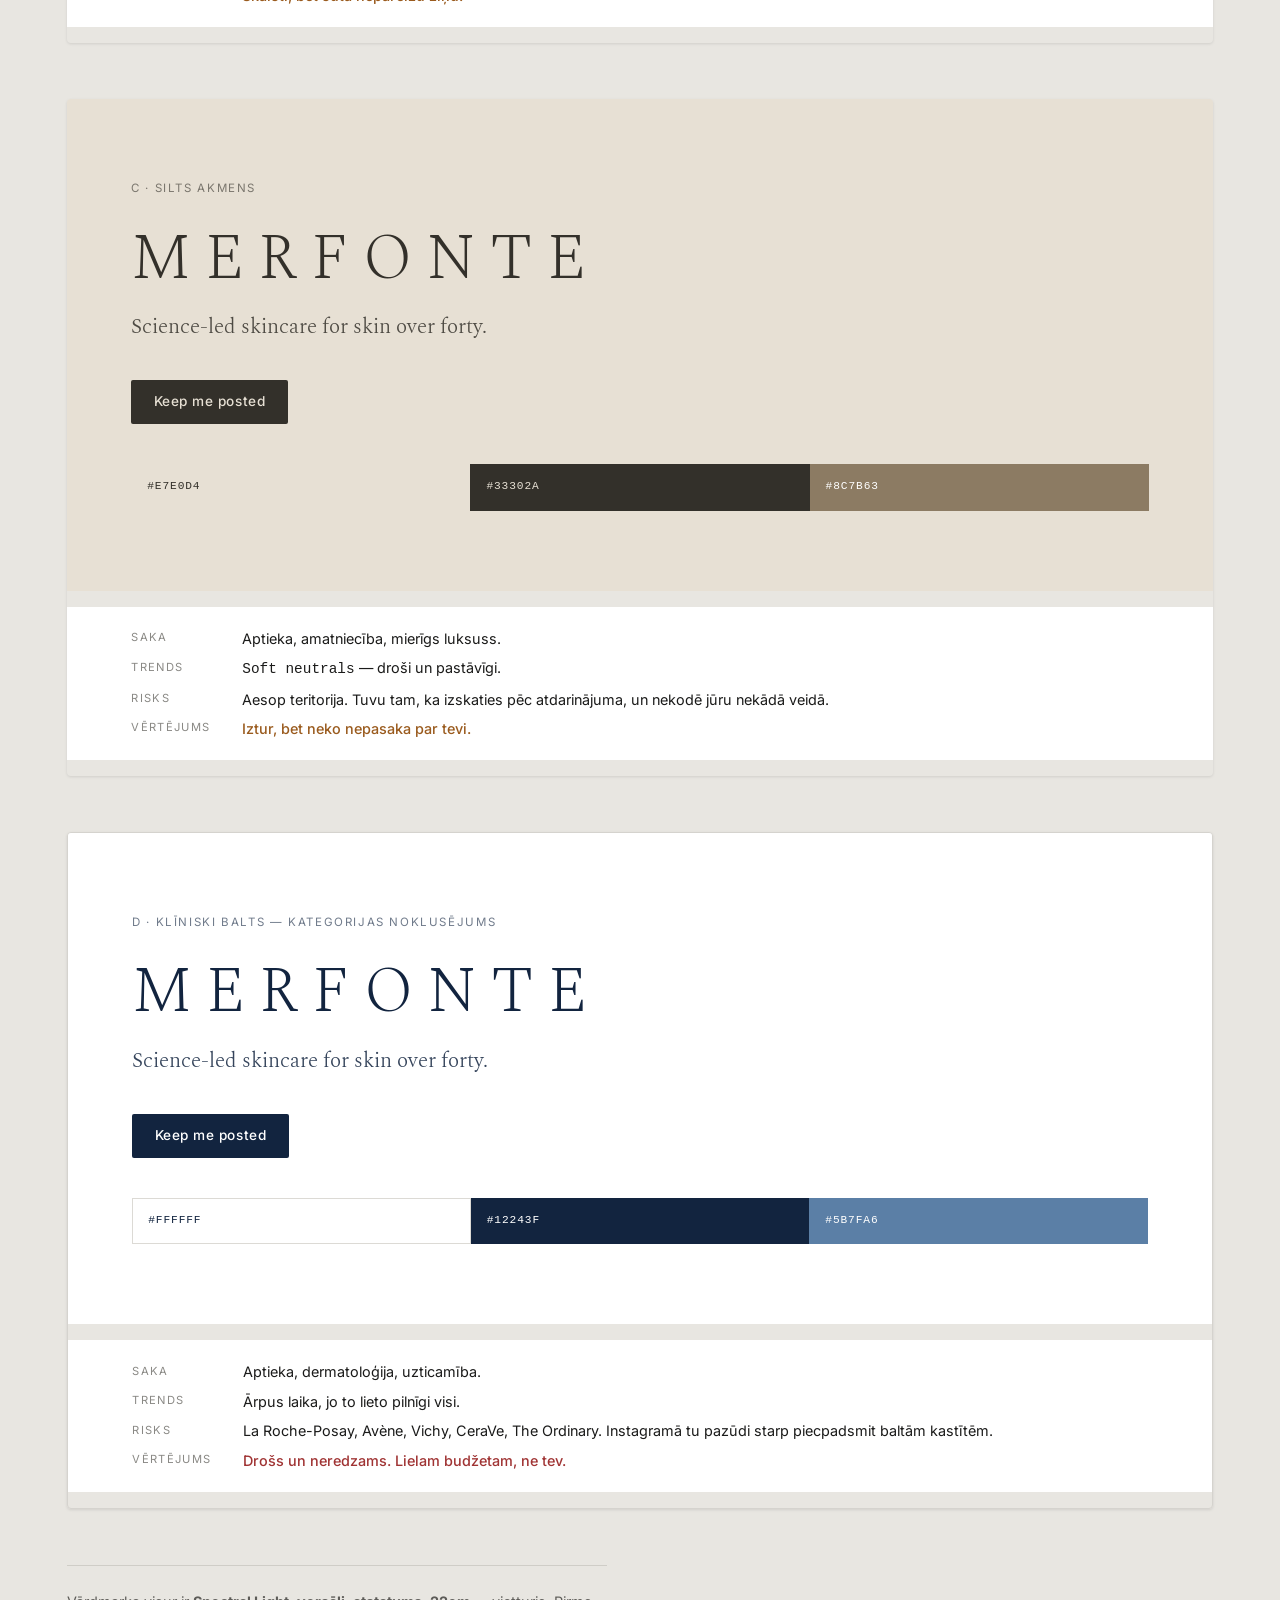
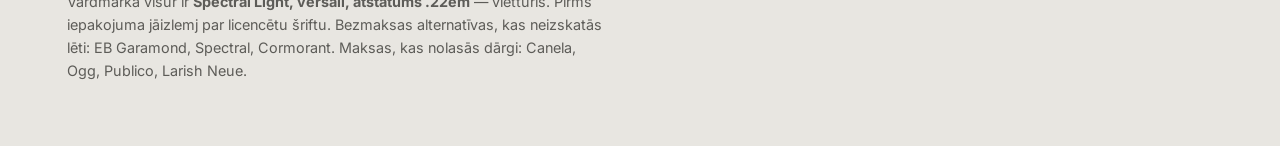
<file: .work/brand/palette.html>
<!doctype html>
<html lang="lv">
<head>
<meta charset="utf-8">
<meta name="viewport" content="width=device-width, initial-scale=1">
<title>Merfonte — paletes salīdzinājums</title>
<link rel="preconnect" href="https://fonts.googleapis.com">
<link rel="preconnect" href="https://fonts.gstatic.com" crossorigin>
<link href="https://fonts.googleapis.com/css2?family=Spectral:wght@200;300;400&family=EB+Garamond:wght@400;500&family=Inter:wght@400;500&display=swap" rel="stylesheet">
<style>
  *,*::before,*::after{box-sizing:border-box}
  body{margin:0;font-family:"Inter",system-ui,sans-serif;background:#e8e6e1;color:#1b1b1a;line-height:1.6}
  .page{max-width:78rem;margin:0 auto;padding:clamp(1.5rem,4vw,3.5rem)}
  h1{font-family:"Spectral",serif;font-weight:300;font-size:clamp(1.6rem,4vw,2.4rem);margin:0 0 .3rem}
  .sub{color:#5d5c58;margin:0 0 2.5rem;max-width:52ch}

  .opt{margin:0 0 3.5rem;border-radius:4px;overflow:hidden;box-shadow:0 1px 3px rgba(0,0,0,.10)}

  /* stage = the brand surface being tested */
  .stage{padding:clamp(2.5rem,7vw,5rem) clamp(1.5rem,5vw,4rem)}
  .mark{
    font-family:"Spectral",serif;font-weight:200;
    font-size:clamp(1.9rem,6.5vw,4rem);
    letter-spacing:.22em;text-transform:uppercase;
    margin:0 0 1.1rem;line-height:1.1;
  }
  .tag{font-family:"Spectral",serif;font-weight:300;font-size:clamp(1rem,2.2vw,1.3rem);margin:0 0 2.2rem;opacity:.85}
  .btn{display:inline-block;padding:.7rem 1.4rem;border-radius:2px;font-size:.85rem;font-weight:500;letter-spacing:.04em}
  .swatches{display:flex;flex-wrap:wrap;gap:0;margin-top:2.5rem}
  .sw{flex:1 1 8rem;padding:.9rem 1rem;font-size:.7rem;letter-spacing:.08em;font-family:ui-monospace,monospace}

  /* meta strip below each option */
  .meta{background:#fff;padding:1.25rem clamp(1.5rem,5vw,4rem);display:grid;gap:.4rem;grid-template-columns:1fr}
  @media(min-width:44rem){.meta{grid-template-columns:auto 1fr;gap:.4rem 2rem}}
  .meta dt{font-size:.7rem;letter-spacing:.12em;text-transform:uppercase;color:#8a8985;padding-top:.15rem}
  .meta dd{margin:0;font-size:.9rem}
  .verdict{font-weight:500}
  .good{color:#1d6b4f}.warn{color:#9a5b1e}.bad{color:#a03434}

  /* ---- A. deep marine (recommended) ---- */
  .a .stage{background:#12292E;color:#F6F4F0}
  .a .btn{background:#9A7F5F;color:#12292E}
  /* ---- B. deep forest ---- */
  .b .stage{background:#1C2E22;color:#F2EFE7}
  .b .btn{background:#B69A6B;color:#1C2E22}
  /* ---- C. warm stone ---- */
  .c .stage{background:#E7E0D4;color:#33302A}
  .c .btn{background:#33302A;color:#E7E0D4}
  /* ---- D. clinical white ---- */
  .d .stage{background:#FFFFFF;color:#12243F}
  .d .btn{background:#12243F;color:#fff}
  .d{border:1px solid #d5d3ce}

  .label{font-size:.72rem;letter-spacing:.14em;text-transform:uppercase;opacity:.6;margin:0 0 1.6rem}

  .foot{margin:3rem 0 1rem;padding-top:1.5rem;border-top:1px solid #cfcdc7;color:#5d5c58;font-size:.9rem;max-width:60ch}
</style>
</head>
<body>
<div class="page">

  <h1>Merfonte — četras paletes</h1>
  <p class="sub">Viena un tā pati vārdmarka katrā. Skaties uz ekrāna, ne uz heksiem. Jautājums nav "kura ir skaistāka", bet <em>"kuru es gribu redzēt vannasistabas plauktā pēc septiņiem gadiem"</em>.</p>

  <!-- A -->
  <section class="opt a">
    <div class="stage">
      <p class="label">A · Dziļa jūras tinte — ieteikums</p>
      <p class="mark">Merfonte</p>
      <p class="tag">Science-led skincare for skin over forty.</p>
      <span class="btn">Keep me posted</span>
      <div class="swatches">
        <div class="sw" style="background:#12292E;color:#F6F4F0">#12292E</div>
        <div class="sw" style="background:#F6F4F0;color:#12292E">#F6F4F0</div>
        <div class="sw" style="background:#9A7F5F;color:#12292E">#9A7F5F</div>
      </div>
    </div>
    <dl class="meta">
      <dt>Saka</dt><dd>Dziļums, ūdens, nopietnība. Kodē vārdu bez paskaidrojuma.</dd>
      <dt>Trends</dt><dd>Sakrīt ar 2026 <code>darker cinematic</code> un <code>inter forest</code>, bet nav atkarīgs no tā.</dd>
      <dt>Risks</dt><dd>Tumšs fons prasa disciplīnu foto — slikts produkta attēls uz tā izskatās sliktāk nekā uz balta.</dd>
      <dt>Vērtējums</dt><dd class="verdict good">Iztur 10 gadus. Atšķiras kategorijā.</dd>
    </dl>
  </section>

  <!-- B -->
  <section class="opt b">
    <div class="stage">
      <p class="label">B · Dziļš mežs</p>
      <p class="mark">Merfonte</p>
      <p class="tag">Science-led skincare for skin over forty.</p>
      <span class="btn">Keep me posted</span>
      <div class="swatches">
        <div class="sw" style="background:#1C2E22;color:#F2EFE7">#1C2E22</div>
        <div class="sw" style="background:#F2EFE7;color:#1C2E22">#F2EFE7</div>
        <div class="sw" style="background:#B69A6B;color:#1C2E22">#B69A6B</div>
      </div>
    </div>
    <dl class="meta">
      <dt>Saka</dt><dd>Augi, botānika, dabiskums.</dd>
      <dt>Trends</dt><dd>Tieši 2026 <code>inter forest</code>. Vismodernākais no četriem.</dd>
      <dt>Risks</dt><dd>Zaļš kosmētikā = botānisks. Tu esi <em>zinātnisks</em>. Krāsa strīdas ar pozīciju, un Caudalie to lauku jau tur.</dd>
      <dt>Vērtējums</dt><dd class="verdict warn">Skaisti, bet sūta nepareizu ziņu.</dd>
    </dl>
  </section>

  <!-- C -->
  <section class="opt c">
    <div class="stage">
      <p class="label">C · Silts akmens</p>
      <p class="mark">Merfonte</p>
      <p class="tag">Science-led skincare for skin over forty.</p>
      <span class="btn">Keep me posted</span>
      <div class="swatches">
        <div class="sw" style="background:#E7E0D4;color:#33302A">#E7E0D4</div>
        <div class="sw" style="background:#33302A;color:#E7E0D4">#33302A</div>
        <div class="sw" style="background:#8C7B63;color:#fff">#8C7B63</div>
      </div>
    </div>
    <dl class="meta">
      <dt>Saka</dt><dd>Aptieka, amatniecība, mierīgs luksuss.</dd>
      <dt>Trends</dt><dd><code>Soft neutrals</code> — droši un pastāvīgi.</dd>
      <dt>Risks</dt><dd>Aesop teritorija. Tuvu tam, ka izskaties pēc atdarinājuma, un nekodē jūru nekādā veidā.</dd>
      <dt>Vērtējums</dt><dd class="verdict warn">Iztur, bet neko nepasaka par tevi.</dd>
    </dl>
  </section>

  <!-- D -->
  <section class="opt d">
    <div class="stage">
      <p class="label">D · Klīniski balts — kategorijas noklusējums</p>
      <p class="mark">Merfonte</p>
      <p class="tag">Science-led skincare for skin over forty.</p>
      <span class="btn">Keep me posted</span>
      <div class="swatches">
        <div class="sw" style="background:#FFFFFF;color:#12243F;box-shadow:inset 0 0 0 1px #dcdad5">#FFFFFF</div>
        <div class="sw" style="background:#12243F;color:#fff">#12243F</div>
        <div class="sw" style="background:#5B7FA6;color:#fff">#5B7FA6</div>
      </div>
    </div>
    <dl class="meta">
      <dt>Saka</dt><dd>Aptieka, dermatoloģija, uzticamība.</dd>
      <dt>Trends</dt><dd>Ārpus laika, jo to lieto pilnīgi visi.</dd>
      <dt>Risks</dt><dd>La Roche-Posay, Avène, Vichy, CeraVe, The Ordinary. Instagramā tu pazūdi starp piecpadsmit baltām kastītēm.</dd>
      <dt>Vērtējums</dt><dd class="verdict bad">Drošs un neredzams. Lielam budžetam, ne tev.</dd>
    </dl>
  </section>

  <p class="foot">
    Vārdmarka visur ir <strong>Spectral Light, versāli, atstatums .22em</strong> — vietturis.
    Pirms iepakojuma jāizlemj par licencētu šriftu. Bezmaksas alternatīvas, kas neizskatās lēti:
    EB&nbsp;Garamond, Spectral, Cormorant. Maksas, kas nolasās dārgi: Canela, Ogg, Publico, Larish&nbsp;Neue.
  </p>

</div>
</body>
</html>
</file>
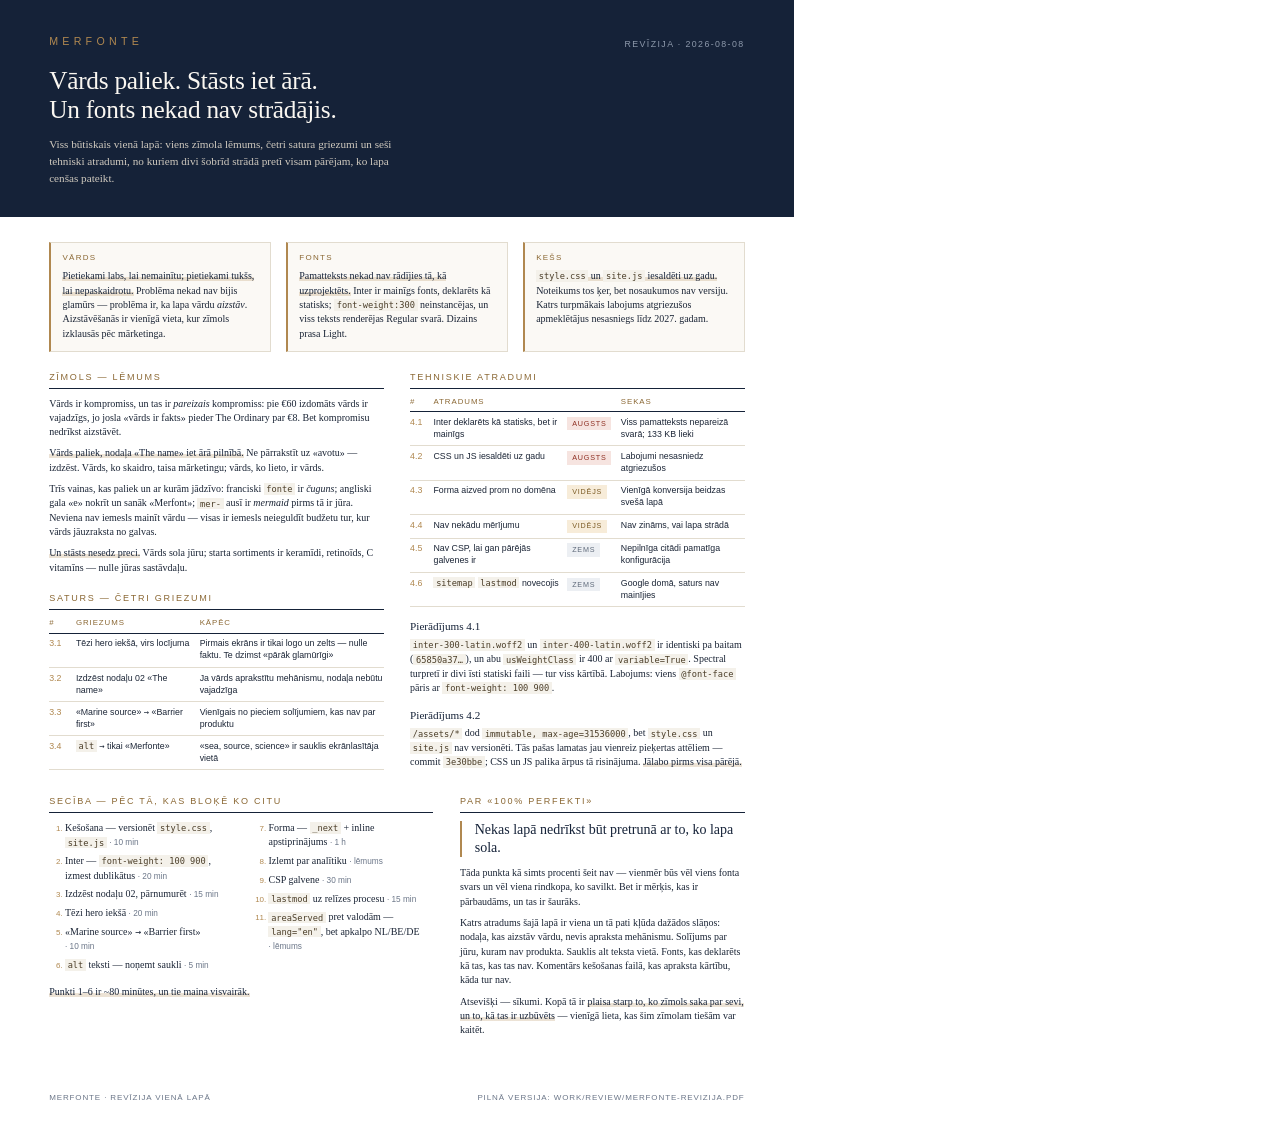
<file: work/review/revizija-1lapa-avots.html>
<!doctype html>
<html lang="lv">
<head>
<meta charset="utf-8">
<title>Merfonte — revīzija vienā lapā</title>
<style>
/*FONTS*/

:root{
  --navy:#152238; --gold:#8a6733; --gold-lo:#b08850;
  --ink:#1b2536; --dim:#6b7688; --hair:#e2dccf; --tint:#fbf9f5;
}
*{box-sizing:border-box;}
@page{ size:A4; margin:0; }
html{ -webkit-print-color-adjust:exact; print-color-adjust:exact; }

body{
  margin:0; width:210mm; height:297mm;
  font-family:'Spectral',Georgia,serif; font-weight:400;
  font-size:7.5pt; line-height:1.44; color:var(--ink);
  background:#fff; display:flex; flex-direction:column;
}

/* ---------- header ---------- */
.head{
  background:var(--navy); color:#faf7f1;
  padding:9mm 13mm 8mm;
}
.head .mark{
  font-family:'Inter',sans-serif; font-size:8pt; font-weight:400;
  letter-spacing:.4em; text-transform:uppercase; color:var(--gold-lo);
  margin:0 0 4.5mm;
}
.head h1{
  font-family:'Spectral',serif; font-weight:300; font-size:19pt;
  line-height:1.12; letter-spacing:-.01em; margin:0 0 3.5mm; max-width:26ch;
}
.head .lede{
  font-size:8.4pt; line-height:1.5; color:#cfc9be; margin:0; max-width:64ch; font-weight:300;
}
.head .date{
  font-family:'Inter',sans-serif; font-size:6.6pt; letter-spacing:.16em;
  text-transform:uppercase; color:#8d99ab; float:right; margin-top:1mm;
}

/* ---------- body grid ---------- */
.wrap{ flex:1; padding:6.5mm 13mm 0; display:flex; flex-direction:column; }

h2{
  font-family:'Inter',sans-serif; font-weight:400; font-size:6.8pt;
  letter-spacing:.19em; text-transform:uppercase; color:var(--gold);
  margin:0 0 2mm; padding-bottom:1.1mm; border-bottom:1px solid var(--navy);
}
h3{
  font-family:'Spectral',serif; font-weight:400; font-size:8.4pt;
  color:var(--navy); margin:3mm 0 .9mm;
}
p{ margin:0 0 1.8mm; }
strong{ font-weight:400; color:var(--navy);
  background:linear-gradient(transparent 62%, rgba(176,136,80,.24) 62%); }
em{ font-style:italic; }
code{ font-family:'DejaVu Sans Mono',monospace; font-size:6.5pt;
  background:#f4f1ea; padding:.2mm .7mm; color:#4a3d28; }
.arw{ font-family:'DejaVu Sans Mono',monospace; }

/* verdict strip */
.verdict{ display:flex; gap:4mm; margin:0 0 5mm; }
.v{
  flex:1; background:var(--tint); border:1px solid var(--hair);
  border-left:2.5px solid var(--gold-lo); padding:2.6mm 3mm;
}
.v .k{
  font-family:'Inter',sans-serif; font-size:6pt; letter-spacing:.16em;
  text-transform:uppercase; color:var(--gold); margin:0 0 1.4mm;
}
.v p:last-child{ margin-bottom:0; }

.cols{ display:flex; gap:7mm; margin:0 0 5mm; }
.cols > div{ flex:1; min-width:0; }

table{ width:100%; border-collapse:collapse;
  font-family:'Inter',sans-serif; font-size:6.6pt; line-height:1.35; }
th{
  text-align:left; font-weight:400; font-size:5.9pt; letter-spacing:.12em;
  text-transform:uppercase; color:var(--gold);
  border-bottom:1px solid var(--navy); padding:0 2mm 1.1mm 0; vertical-align:bottom;
}
td{ padding:1.25mm 2mm 1.25mm 0; border-bottom:1px solid var(--hair); vertical-align:top; }
td:last-child, th:last-child{ padding-right:0; }
td.n{ color:var(--gold-lo); }

.sev{ display:inline-block; font-family:'Inter',sans-serif; font-size:5.4pt;
  letter-spacing:.11em; text-transform:uppercase; padding:.5mm 1.3mm; white-space:nowrap; }
.s-hi{ background:#f6e4e0; color:#8e2f22; }
.s-md{ background:#f7ecd9; color:#7a5a24; }
.s-lo{ background:#eceff3; color:#5d6878; }

ol{ margin:0; padding-left:4.2mm; }
ol li{ margin:0 0 1.15mm; }
ol li::marker{ color:var(--gold-lo); font-family:'Inter',sans-serif; font-size:6pt; }
.now{ font-family:'Inter',sans-serif; font-size:6.2pt; color:var(--dim); white-space:nowrap; }

.pull{
  font-family:'Spectral',serif; font-weight:300; font-size:10.5pt; line-height:1.28;
  color:var(--navy); border-left:2px solid var(--gold-lo); padding-left:3.4mm; margin:0;
}

.foot{
  margin-top:auto; padding:3mm 13mm 5mm; display:flex; justify-content:space-between;
  font-family:'Inter',sans-serif; font-size:6pt; letter-spacing:.11em;
  text-transform:uppercase; color:var(--dim);
}
.foot .rule{ position:absolute; }
</style>
</head>
<body>

<div class="head">
  <p class="date">Revīzija · 2026-08-08</p>
  <p class="mark">Merfonte</p>
  <h1>Vārds paliek. Stāsts iet ārā.<br>Un fonts nekad nav strādājis.</h1>
  <p class="lede">
    Viss būtiskais vienā lapā: viens zīmola lēmums, četri satura griezumi un seši
    tehniski atradumi, no kuriem divi šobrīd strādā pretī visam pārējam, ko lapa cenšas pateikt.
  </p>
</div>

<div class="wrap">

  <!-- ── verdikts ── -->
  <div class="verdict">
    <div class="v">
      <p class="k">Vārds</p>
      <p><strong>Pietiekami labs, lai nemainītu; pietiekami tukšs, lai nepaskaidrotu.</strong>
      Problēma nekad nav bijis glamūrs — problēma ir, ka lapa vārdu <em>aizstāv</em>.
      Aizstāvēšanās ir vienīgā vieta, kur zīmols izklausās pēc mārketinga.</p>
    </div>
    <div class="v">
      <p class="k">Fonts</p>
      <p><strong>Pamatteksts nekad nav rādījies tā, kā uzprojektēts.</strong>
      Inter ir mainīgs fonts, deklarēts kā statisks; <code>font-weight:300</code>
      neinstancējas, un viss teksts renderējas Regular svarā. Dizains prasa Light.</p>
    </div>
    <div class="v">
      <p class="k">Kešs</p>
      <p><strong><code>style.css</code> un <code>site.js</code> iesaldēti uz gadu.</strong>
      Noteikums tos ķer, bet nosaukumos nav versiju. Katrs turpmākais labojums
      atgriezušos apmeklētājus nesasniegs līdz 2027. gadam.</p>
    </div>
  </div>

  <!-- ── divas kolonnas ── -->
  <div class="cols">

    <!-- kreisā -->
    <div>
      <h2>Zīmols — lēmums</h2>
      <p>Vārds ir kompromiss, un tas ir <em>pareizais</em> kompromiss: pie €60 izdomāts vārds
      ir vajadzīgs, jo josla «vārds ir fakts» pieder The Ordinary par €8. Bet kompromisu
      nedrīkst aizstāvēt.</p>
      <p><strong>Vārds paliek, nodaļa «The name» iet ārā pilnībā.</strong> Ne pārrakstīt uz «avotu» —
      izdzēst. Vārds, ko skaidro, taisa mārketingu; vārds, ko lieto, ir vārds.</p>
      <p>Trīs vainas, kas paliek un ar kurām jādzīvo: franciski <code>fonte</code> ir <em>čuguns</em>;
      angliski gala «e» nokrīt un sanāk «Merfont»; <code>mer-</code> ausī ir <em>mermaid</em> pirms
      tā ir jūra. Neviena nav iemesls mainīt vārdu — visas ir iemesls neieguldīt budžetu tur,
      kur vārds jāuzraksta no galvas.</p>
      <p><strong>Un stāsts nesedz preci.</strong> Vārds sola jūru; starta sortiments ir keramīdi,
      retinoīds, C vitamīns — nulle jūras sastāvdaļu.</p>

      <h2 style="margin-top:4.5mm">Saturs — četri griezumi</h2>
      <table>
        <tr><th style="width:8%">#</th><th style="width:37%">Griezums</th><th>Kāpēc</th></tr>
        <tr><td class="n">3.1</td><td>Tēzi hero iekšā, virs locījuma</td><td>Pirmais ekrāns ir tikai logo un zelts — nulle faktu. Te dzimst «pārāk glamūrīgi»</td></tr>
        <tr><td class="n">3.2</td><td>Izdzēst nodaļu 02 «The name»</td><td>Ja vārds aprakstītu mehānismu, nodaļa nebūtu vajadzīga</td></tr>
        <tr><td class="n">3.3</td><td>«Marine source» <span class="arw">&#8594;</span> «Barrier first»</td><td>Vienīgais no pieciem solījumiem, kas nav par produktu</td></tr>
        <tr><td class="n">3.4</td><td><code>alt</code> <span class="arw">&#8594;</span> tikai «Merfonte»</td><td>«sea, source, science» ir sauklis ekrānlasītāja vietā</td></tr>
      </table>
    </div>

    <!-- labā -->
    <div>
      <h2>Tehniskie atradumi</h2>
      <table>
        <tr><th style="width:7%">#</th><th style="width:40%">Atradums</th><th style="width:16%"></th><th>Sekas</th></tr>
        <tr><td class="n">4.1</td><td>Inter deklarēts kā statisks, bet ir mainīgs</td><td><span class="sev s-hi">Augsts</span></td><td>Viss pamatteksts nepareizā svarā; 133 KB lieki</td></tr>
        <tr><td class="n">4.2</td><td>CSS un JS iesaldēti uz gadu</td><td><span class="sev s-hi">Augsts</span></td><td>Labojumi nesasniedz atgriezušos</td></tr>
        <tr><td class="n">4.3</td><td>Forma aizved prom no domēna</td><td><span class="sev s-md">Vidējs</span></td><td>Vienīgā konversija beidzas svešā lapā</td></tr>
        <tr><td class="n">4.4</td><td>Nav nekādu mērījumu</td><td><span class="sev s-md">Vidējs</span></td><td>Nav zināms, vai lapa strādā</td></tr>
        <tr><td class="n">4.5</td><td>Nav CSP, lai gan pārējās galvenes ir</td><td><span class="sev s-lo">Zems</span></td><td>Nepilnīga citādi pamatīga konfigurācija</td></tr>
        <tr><td class="n">4.6</td><td><code>sitemap</code> <code>lastmod</code> novecojis</td><td><span class="sev s-lo">Zems</span></td><td>Google domā, saturs nav mainījies</td></tr>
      </table>

      <h3>Pierādījums 4.1</h3>
      <p><code>inter-300-latin.woff2</code> un <code>inter-400-latin.woff2</code> ir identiski
      pa baitam (<code>65850a37…</code>), un abu <code>usWeightClass</code> ir 400 ar
      <code>variable=True</code>. Spectral turpretī ir divi īsti statiski faili — tur viss kārtībā.
      Labojums: viens <code>@font-face</code> pāris ar <code>font-weight: 100 900</code>.</p>

      <h3>Pierādījums 4.2</h3>
      <p><code>/assets/*</code> dod <code>immutable, max-age=31536000</code>, bet
      <code>style.css</code> un <code>site.js</code> nav versionēti. Tās pašas lamatas jau
      vienreiz pieķertas attēliem — commit <code>3e30bbe</code>; CSS un JS palika ārpus tā
      risinājuma. <strong>Jālabo pirms visa pārējā.</strong></p>
    </div>
  </div>

  <!-- ── secība ── -->
  <div class="cols" style="margin-bottom:4mm">
    <div style="flex:1.35">
      <h2>Secība — pēc tā, kas bloķē ko citu</h2>
      <div class="cols" style="gap:6mm;margin:0">
        <div>
          <ol>
            <li>Kešošana — versionēt <code>style.css</code>, <code>site.js</code> <span class="now">· 10 min</span></li>
            <li>Inter — <code>font-weight: 100 900</code>, izmest dublikātus <span class="now">· 20 min</span></li>
            <li>Izdzēst nodaļu 02, pārnumurēt <span class="now">· 15 min</span></li>
            <li>Tēzi hero iekšā <span class="now">· 20 min</span></li>
            <li>«Marine source» <span class="arw">&#8594;</span> «Barrier first» <span class="now">· 10 min</span></li>
            <li><code>alt</code> teksti — noņemt saukli <span class="now">· 5 min</span></li>
          </ol>
        </div>
        <div>
          <ol start="7">
            <li>Forma — <code>_next</code> + inline apstiprinājums <span class="now">· 1 h</span></li>
            <li>Izlemt par analītiku <span class="now">· lēmums</span></li>
            <li>CSP galvene <span class="now">· 30 min</span></li>
            <li><code>lastmod</code> uz relīzes procesu <span class="now">· 15 min</span></li>
            <li><code>areaServed</code> pret valodām — <code>lang="en"</code>, bet apkalpo NL/BE/DE <span class="now">· lēmums</span></li>
          </ol>
        </div>
      </div>
      <p style="margin-top:2.2mm"><strong>Punkti 1–6 ir ~80 minūtes, un tie maina visvairāk.</strong></p>
    </div>

    <div style="flex:1">
      <h2>Par «100% perfekti»</h2>
      <p class="pull">Nekas lapā nedrīkst būt pretrunā ar to, ko lapa sola.</p>
      <p style="margin-top:2.4mm">Tāda punkta kā simts procenti šeit nav — vienmēr būs vēl viens
      fonta svars un vēl viena rindkopa, ko savilkt. Bet ir mērķis, kas ir pārbaudāms, un tas ir
      šaurāks.</p>
      <p>Katrs atradums šajā lapā ir viena un tā pati kļūda dažādos slāņos: nodaļa, kas aizstāv
      vārdu, nevis apraksta mehānismu. Solījums par jūru, kuram nav produkta. Sauklis alt teksta
      vietā. Fonts, kas deklarēts kā tas, kas tas nav. Komentārs kešošanas failā, kas apraksta
      kārtību, kāda tur nav.</p>
      <p>Atsevišķi — sīkumi. Kopā tā ir <strong>plaisa starp to, ko zīmols saka par sevi, un to,
      kā tas ir uzbūvēts</strong> — vienīgā lieta, kas šim zīmolam tiešām var kaitēt.</p>
    </div>
  </div>

</div>

<div class="foot">
  <span>Merfonte · Revīzija vienā lapā</span>
  <span>Pilnā versija: work/review/Merfonte-revizija.pdf</span>
</div>

</body>
</html>
</file>
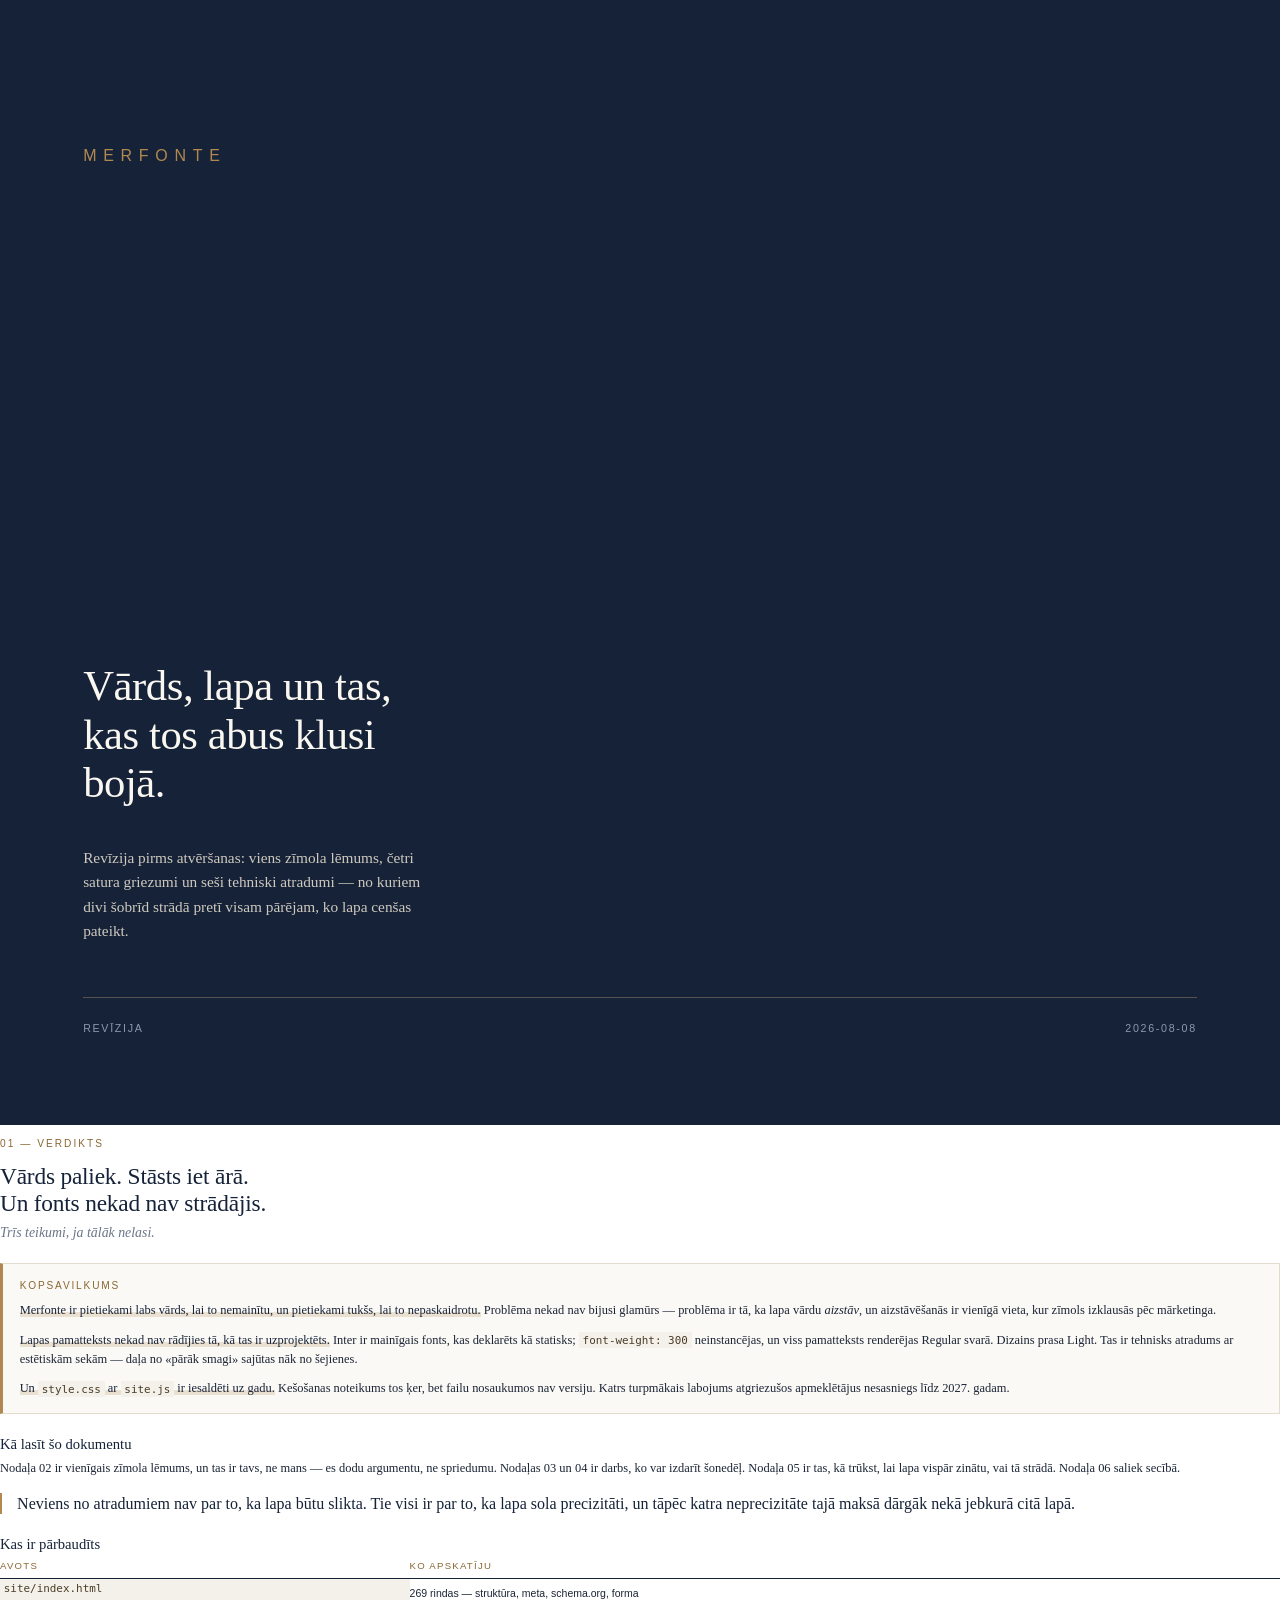
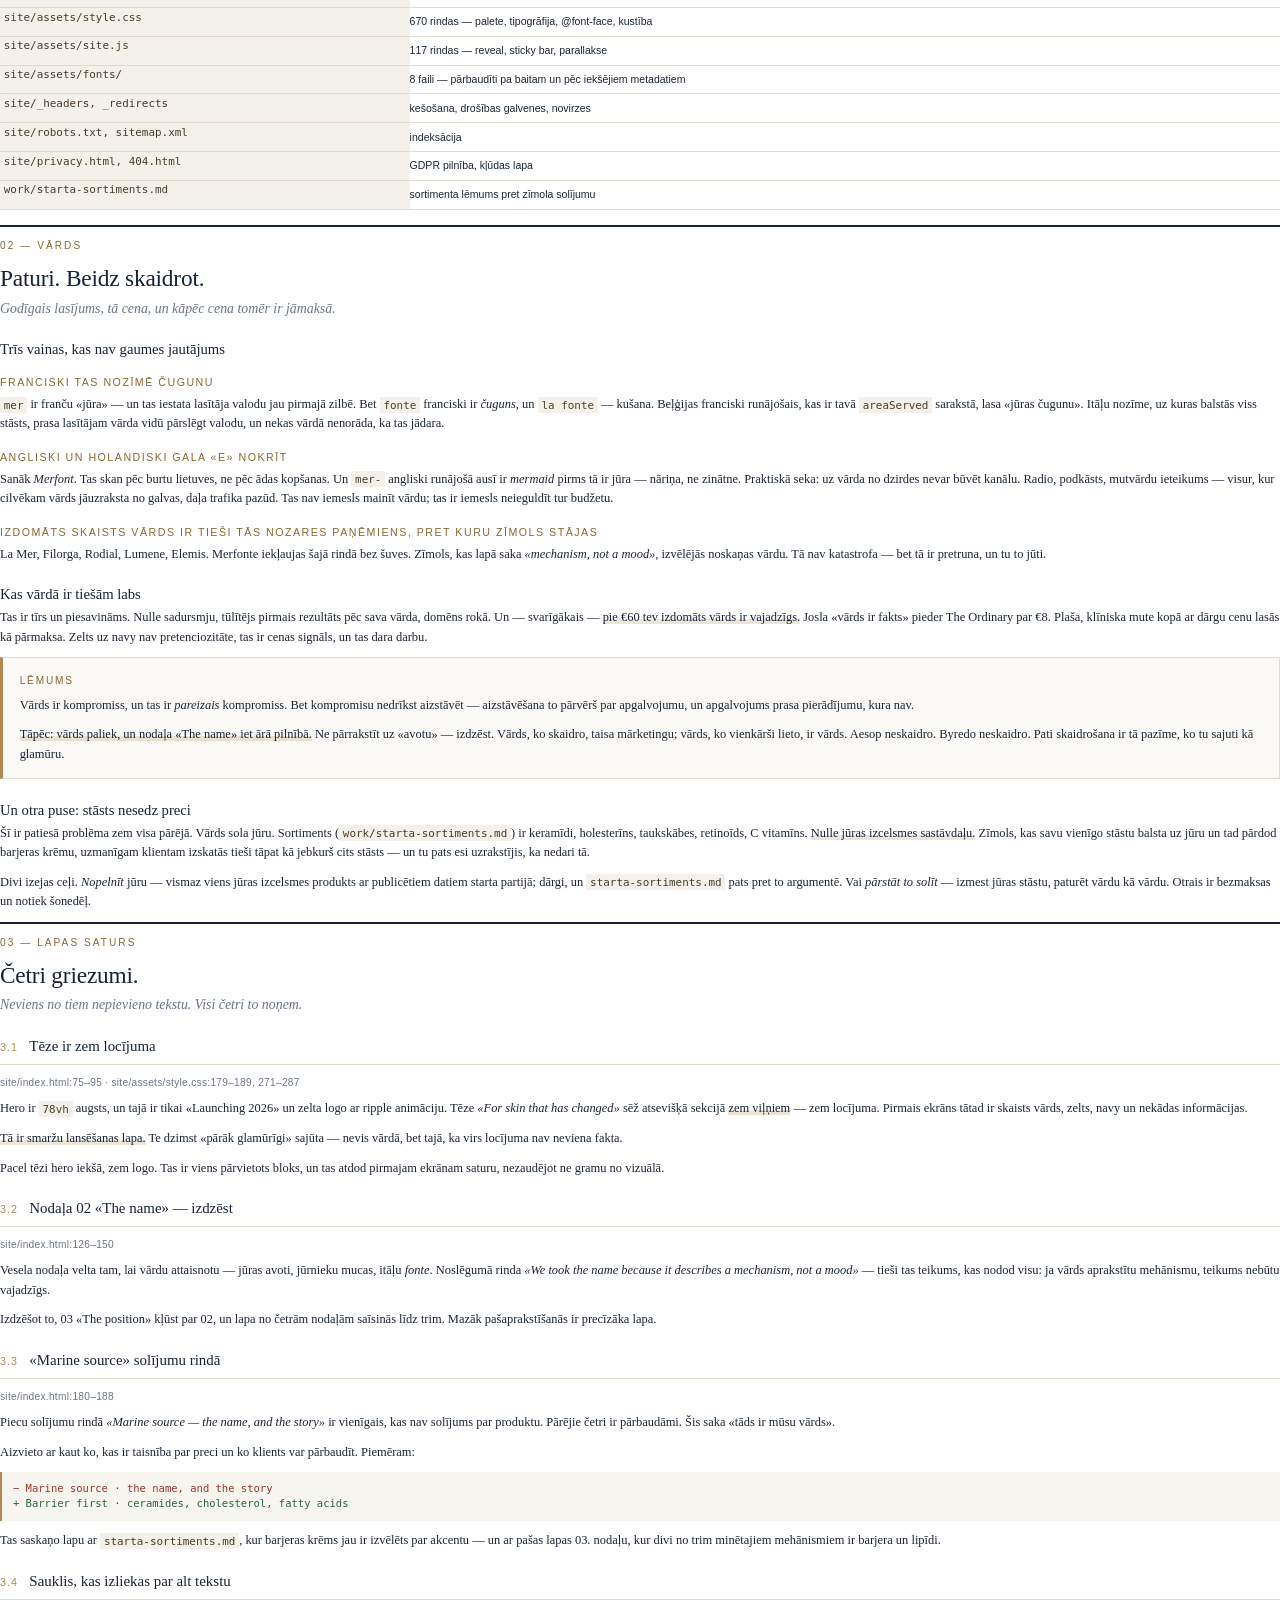
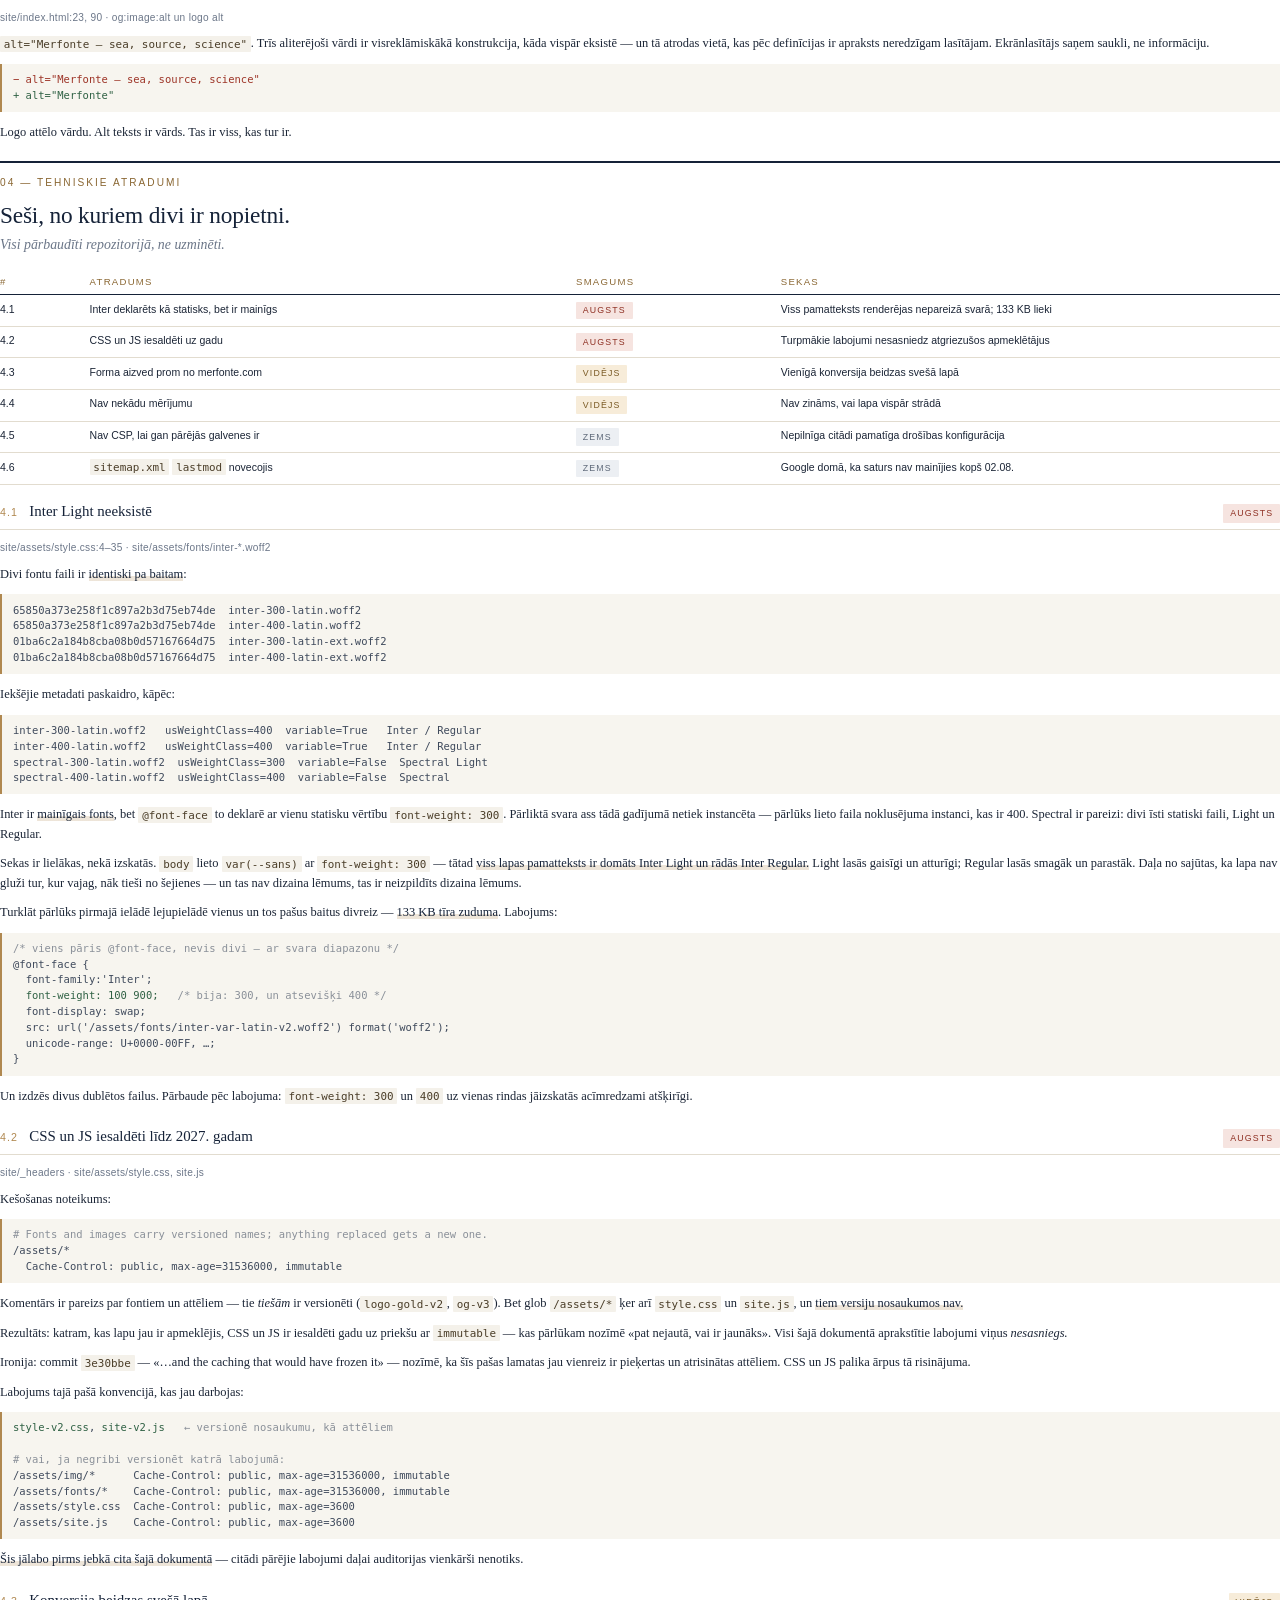
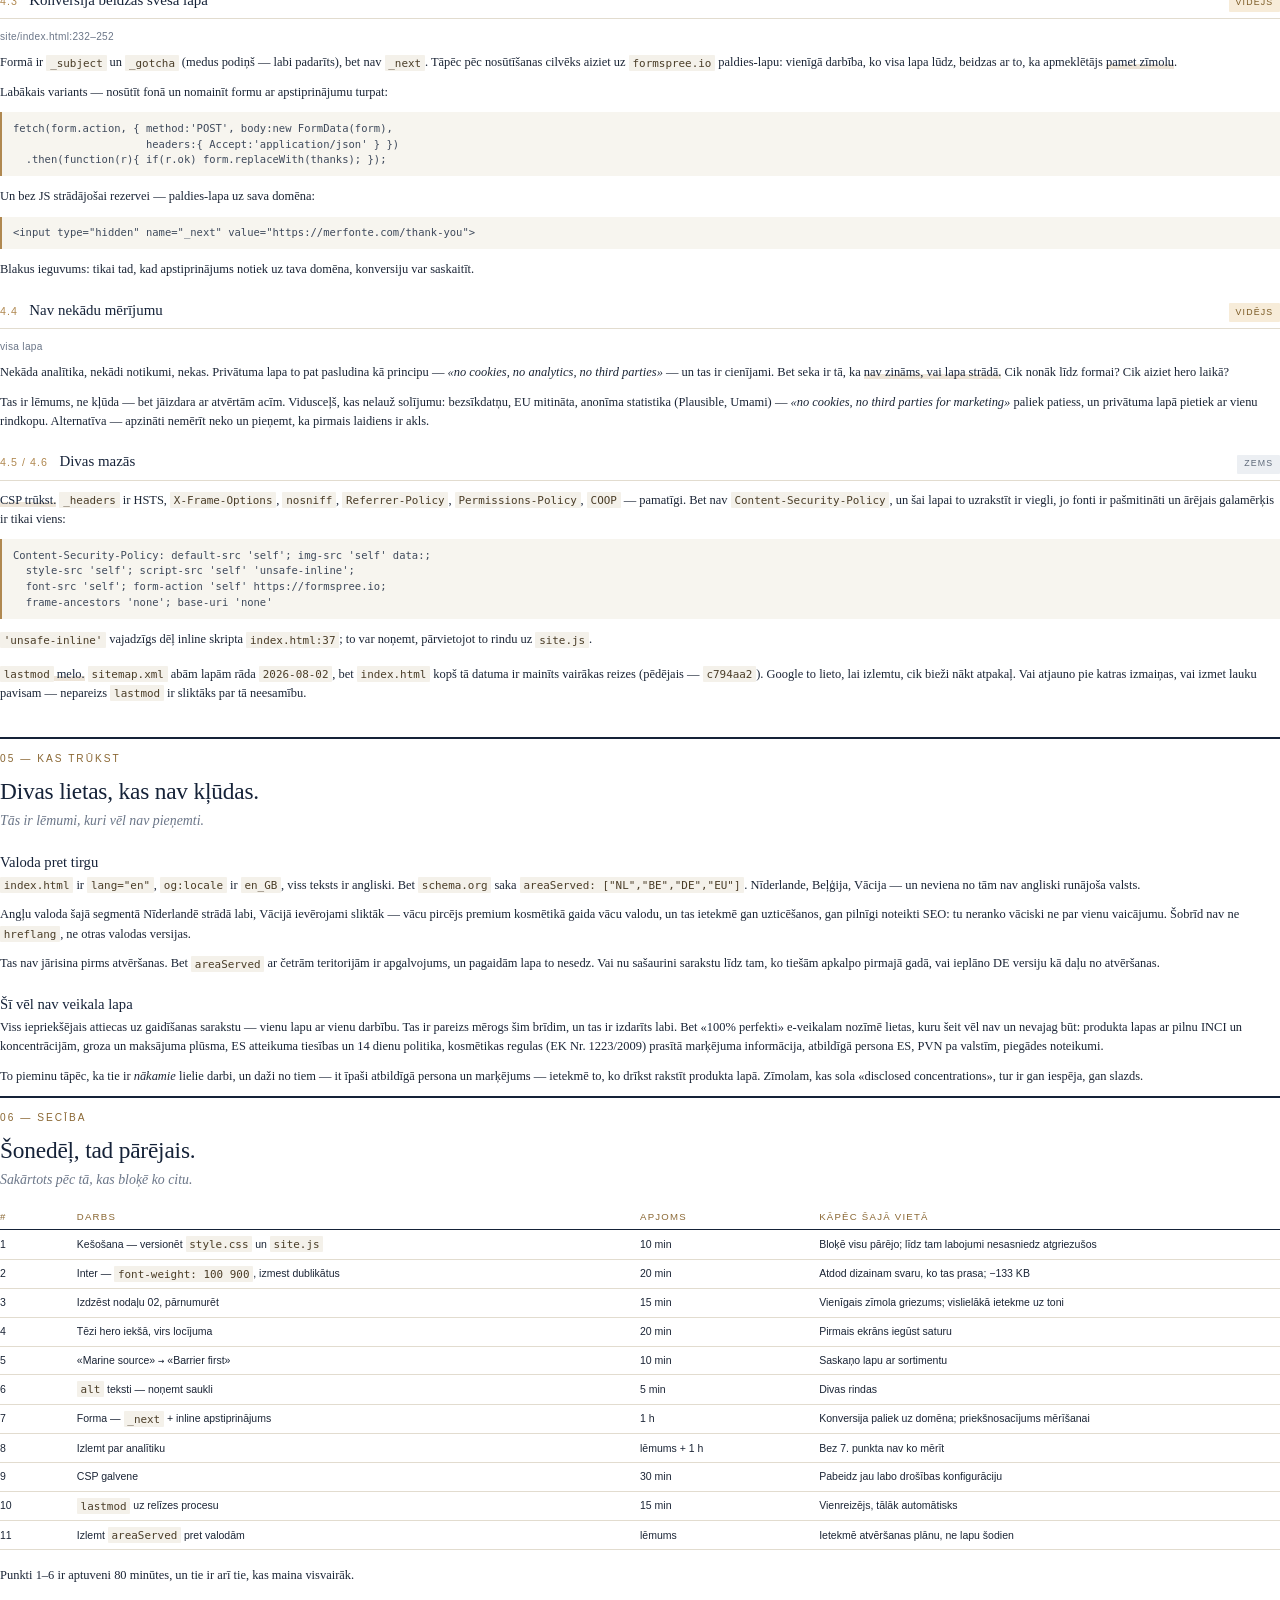
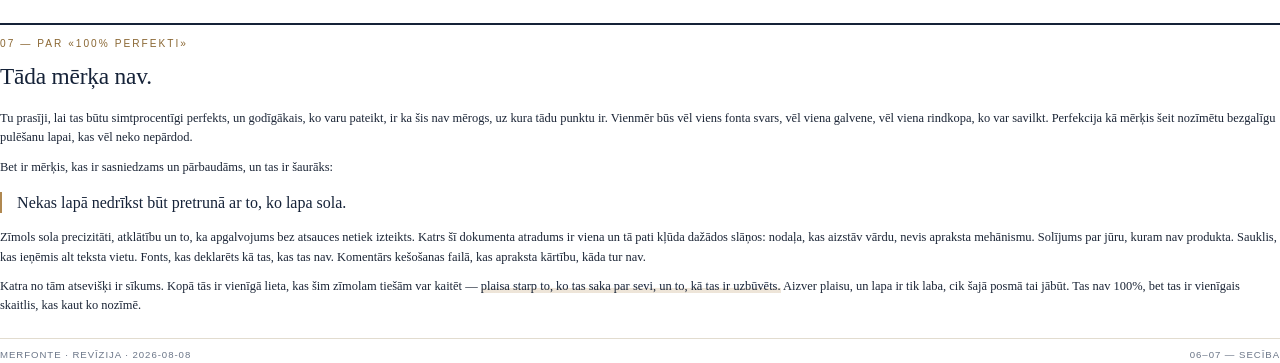
<file: work/review/revizija-avots.html>
<!doctype html>
<html lang="lv">
<head>
<meta charset="utf-8">
<title>Merfonte — revīzija</title>
<style>
/*FONTS*/

:root{
  --navy:#152238;
  --navy-d:#101b2d;
  --gold:#8a6733;
  --gold-lo:#b08850;
  --cream:#faf7f1;
  --paper:#ffffff;
  --ink:#1b2536;
  --dim:#6b7688;
  --hair:#e2dccf;
  --red:#9d3427;
  --amber:#8a6733;
  --green:#2f6144;
}

*{box-sizing:border-box;}

@page{
  size:A4;
  margin:15mm 15mm 13mm;
}
@page:first{ margin:0; }

html{ -webkit-print-color-adjust:exact; print-color-adjust:exact; }

body{
  margin:0;
  font-family:'Spectral',Georgia,serif;
  font-weight:400;
  font-size:9.35pt;
  line-height:1.55;
  orphans:2;
  widows:2;
  color:var(--ink);
  background:var(--paper);
}

.chapter-head{ break-before:page; }
.chapter-head.nobr{ break-before:auto; }

/* ---------- cover ---------- */

.cover{
  background:#152238;   /* flat: print gradients band into visible steps */
  color:var(--cream);
  height:297mm;
  padding:38mm 22mm 20mm;
  display:flex;
  flex-direction:column;
  break-after:page;
}
.cover .mark{
  font-family:'Inter',sans-serif;
  font-weight:400;
  letter-spacing:.42em;
  text-transform:uppercase;
  font-size:12pt;
  color:var(--gold-lo);
  margin:0 0 auto;
}
.cover h1{
  font-family:'Spectral',serif;
  font-weight:300;
  font-size:32pt;
  line-height:1.14;
  letter-spacing:-.01em;
  margin:0 0 10mm;
  max-width:15ch;
}
.cover .lede{
  font-size:11.5pt;
  line-height:1.6;
  color:#cfc9be;
  max-width:44ch;
  margin:0 0 14mm;
  font-weight:300;
}
.cover .rule{
  height:1px;
  background:rgba(205,174,127,.34);
  margin:0 0 6mm;
}
.cover .meta{
  font-family:'Inter',sans-serif;
  font-size:8pt;
  font-weight:400;
  letter-spacing:.16em;
  text-transform:uppercase;
  color:#8d99ab;
  display:flex;
  justify-content:space-between;
}

/* ---------- typography ---------- */

h2{
  font-family:'Spectral',serif;
  font-weight:300;
  font-size:17.5pt;
  line-height:1.15;
  letter-spacing:-.008em;
  color:var(--navy);
  margin:0 0 1.5mm;
  break-after:avoid;
}
h3{
  font-family:'Spectral',serif;
  font-weight:400;
  font-size:11pt;
  line-height:1.28;
  color:var(--navy);
  margin:5.6mm 0 1.2mm;
  break-after:avoid;
}
h4{
  font-family:'Inter',sans-serif;
  font-weight:400;
  font-size:8pt;
  letter-spacing:.14em;
  text-transform:uppercase;
  color:var(--gold);
  margin:4mm 0 1.2mm;
  break-after:avoid;
}
.num{
  font-family:'Inter',sans-serif;
  font-weight:400;
  font-size:7.6pt;
  letter-spacing:.2em;
  text-transform:uppercase;
  color:var(--gold);
  margin:0 0 3mm;
}
.chapter-head{
  border-top:2px solid var(--navy);
  padding-top:3mm;
  margin-bottom:5mm;
}
.chapter-head .sub{
  font-size:10.4pt;
  color:var(--dim);
  margin:1.5mm 0 0;
  max-width:52ch;
  font-style:italic;
}
p{ margin:0 0 2.7mm; }
strong{ font-weight:400; color:var(--navy); background:linear-gradient(transparent 62%, rgba(176,136,80,.22) 62%); }
em{ font-style:italic; }
ul{ margin:0 0 2.7mm; padding-left:5mm; }
li{ margin:0 0 1.6mm; }
li::marker{ color:var(--gold-lo); }
a{ color:var(--gold); }

code,.mono{
  font-family:'DejaVu Sans Mono',ui-monospace,Menlo,monospace;
  font-size:8.2pt;
  background:#f4f1ea;
  padding:.4mm 1mm;
  border-radius:1px;
  color:#4a3d28;
}
pre{
  font-family:'DejaVu Sans Mono',ui-monospace,Menlo,monospace;
  font-size:7.9pt;
  line-height:1.5;
  background:#f7f5ef;
  border-left:2px solid var(--gold-lo);
  padding:2.2mm 2.9mm;
  margin:0 0 2.9mm;
  white-space:pre-wrap;
  color:#3f4a5c;
  break-inside:avoid;
}
pre .c{ color:#8a9099; }
pre .del{ color:var(--red); }
pre .add{ color:#2f6144; }

/* ---------- components ---------- */

.verdict{
  border:1px solid var(--hair);
  border-left:3px solid var(--gold-lo);
  background:#fbf9f5;
  padding:3.8mm 4.4mm;
  margin:0 0 5mm;
  break-inside:avoid;
}
.verdict p:last-child{ margin-bottom:0; }
.verdict .k{
  font-family:'Inter',sans-serif;
  font-size:7.6pt;
  letter-spacing:.18em;
  text-transform:uppercase;
  color:var(--gold);
  margin:0 0 2mm;
}

.pull{
  font-family:'Spectral',serif;
  font-weight:300;
  font-size:12pt;
  line-height:1.32;
  color:var(--navy);
  border-left:2px solid var(--gold-lo);
  padding-left:4mm;
  margin:4mm 0;
  break-inside:avoid;
}

table{
  width:100%;
  border-collapse:collapse;
  font-family:'Inter',sans-serif;
  font-size:7.9pt;
  line-height:1.42;
  margin:0 0 4mm;
  break-inside:avoid;
}
th{
  text-align:left;
  font-weight:400;
  font-size:7.2pt;
  letter-spacing:.13em;
  text-transform:uppercase;
  color:var(--gold);
  border-bottom:1px solid var(--navy);
  padding:0 3mm 1.6mm 0;
  vertical-align:bottom;
}
td{
  padding:1.7mm 3mm 1.7mm 0;
  border-bottom:1px solid var(--hair);
  vertical-align:top;
  color:var(--ink);
}
td:last-child,th:last-child{ padding-right:0; }

.sev{
  display:inline-block;
  font-family:'Inter',sans-serif;
  font-size:6.6pt;
  font-weight:400;
  letter-spacing:.13em;
  text-transform:uppercase;
  padding:.7mm 1.8mm;
  border-radius:1px;
  white-space:nowrap;
}
.s-hi{ background:#f6e4e0; color:#8e2f22; }
.s-md{ background:#f7ecd9; color:#7a5a24; }
.s-lo{ background:#eceff3; color:#5d6878; }

.finding{
  margin:0 0 5mm;
}
.finding-head{
  break-inside:avoid;
  break-after:avoid;
  display:flex;
  align-items:baseline;
  gap:3mm;
  border-bottom:1px solid var(--hair);
  padding-bottom:1.6mm;
  margin-bottom:2.6mm;
}
.finding-head .t{
  font-family:'Spectral',serif;
  font-weight:400;
  font-size:11.2pt;
  color:var(--navy);
  flex:1;
}
.finding-head .n{
  font-family:'Inter',sans-serif;
  font-size:8pt;
  color:var(--gold-lo);
  letter-spacing:.1em;
}
.where{
  font-family:'Inter',sans-serif;
  font-size:7.6pt;
  color:var(--dim);
  letter-spacing:.03em;
  margin:0 0 2.4mm;
}

.arw{ font-family:'DejaVu Sans Mono',monospace; }
.cols{ display:flex; gap:7mm; }
.cols>div{ flex:1; }

.foot{
  margin-top:6mm;
  padding-top:2.2mm;
  border-top:1px solid var(--hair);
  font-family:'Inter',sans-serif;
  font-size:7.2pt;
  letter-spacing:.1em;
  text-transform:uppercase;
  color:var(--dim);
  display:flex;
  justify-content:space-between;
}
</style>
</head>
<body>

<!-- ══════════ VĀKS ══════════ -->
<section class="cover">
  <p class="mark">Merfonte</p>
  <h1>Vārds, lapa un tas, kas tos abus klusi bojā.</h1>
  <p class="lede">
    Revīzija pirms atvēršanas: viens zīmola lēmums, četri satura griezumi
    un seši tehniski atradumi — no kuriem divi šobrīd strādā pretī visam
    pārējam, ko lapa cenšas pateikt.
  </p>
  <div class="rule"></div>
  <p class="meta"><span>Revīzija</span><span>2026-08-08</span></p>
</section>

<!-- ══════════ 1. VERDIKTS ══════════ -->
<section class="page">
  <div class="chapter-head">
    <p class="num">01 — Verdikts</p>
    <h2>Vārds paliek. Stāsts iet ārā.<br>Un fonts nekad nav strādājis.</h2>
    <p class="sub">Trīs teikumi, ja tālāk nelasi.</p>
  </div>

  <div class="verdict">
    <p class="k">Kopsavilkums</p>
    <p><strong>Merfonte ir pietiekami labs vārds, lai to nemainītu, un pietiekami tukšs, lai to nepaskaidrotu.</strong>
    Problēma nekad nav bijusi glamūrs — problēma ir tā, ka lapa vārdu <em>aizstāv</em>,
    un aizstāvēšanās ir vienīgā vieta, kur zīmols izklausās pēc mārketinga.</p>
    <p><strong>Lapas pamatteksts nekad nav rādījies tā, kā tas ir uzprojektēts.</strong>
    Inter ir mainīgais fonts, kas deklarēts kā statisks; <code>font-weight: 300</code>
    neinstancējas, un viss pamatteksts renderējas Regular svarā. Dizains prasa Light.
    Tas ir tehnisks atradums ar estētiskām sekām — daļa no «pārāk smagi» sajūtas nāk no šejienes.</p>
    <p><strong>Un <code>style.css</code> ar <code>site.js</code> ir iesaldēti uz gadu.</strong>
    Kešošanas noteikums tos ķer, bet failu nosaukumos nav versiju. Katrs turpmākais
    labojums atgriezušos apmeklētājus nesasniegs līdz 2027. gadam.</p>
  </div>

  <h3>Kā lasīt šo dokumentu</h3>
  <p>
    Nodaļa 02 ir vienīgais zīmola lēmums, un tas ir tavs, ne mans — es dodu argumentu,
    ne spriedumu. Nodaļas 03 un 04 ir darbs, ko var izdarīt šonedēļ. Nodaļa 05 ir tas,
    kā trūkst, lai lapa vispār zinātu, vai tā strādā. Nodaļa 06 saliek secībā.
  </p>

  <p class="pull">
    Neviens no atradumiem nav par to, ka lapa būtu slikta. Tie visi ir par to,
    ka lapa sola precizitāti, un tāpēc katra neprecizitāte tajā maksā dārgāk
    nekā jebkurā citā lapā.
  </p>

  <h3>Kas ir pārbaudīts</h3>
  <table>
    <tr><th style="width:32%">Avots</th><th>Ko apskatīju</th></tr>
    <tr><td class="mono">site/index.html</td><td>269 rindas — struktūra, meta, schema.org, forma</td></tr>
    <tr><td class="mono">site/assets/style.css</td><td>670 rindas — palete, tipogrāfija, @font-face, kustība</td></tr>
    <tr><td class="mono">site/assets/site.js</td><td>117 rindas — reveal, sticky bar, parallakse</td></tr>
    <tr><td class="mono">site/assets/fonts/</td><td>8 faili — pārbaudīti pa baitam un pēc iekšējiem metadatiem</td></tr>
    <tr><td class="mono">site/_headers, _redirects</td><td>kešošana, drošības galvenes, novirzes</td></tr>
    <tr><td class="mono">site/robots.txt, sitemap.xml</td><td>indeksācija</td></tr>
    <tr><td class="mono">site/privacy.html, 404.html</td><td>GDPR pilnība, kļūdas lapa</td></tr>
    <tr><td class="mono">work/starta-sortiments.md</td><td>sortimenta lēmums pret zīmola solījumu</td></tr>
  </table>
</section>

<!-- ══════════ 2. VĀRDS ══════════ -->
<section class="page">
  <div class="chapter-head">
    <p class="num">02 — Vārds</p>
    <h2>Paturi. Beidz skaidrot.</h2>
    <p class="sub">Godīgais lasījums, tā cena, un kāpēc cena tomēr ir jāmaksā.</p>
  </div>

  <h3>Trīs vainas, kas nav gaumes jautājums</h3>

  <h4>Franciski tas nozīmē čugunu</h4>
  <p>
    <code>mer</code> ir franču «jūra» — un tas iestata lasītāja valodu jau pirmajā zilbē.
    Bet <code>fonte</code> franciski ir <em>čuguns</em>, un <code>la fonte</code> — kušana.
    Beļģijas franciski runājošais, kas ir tavā <code>areaServed</code> sarakstā,
    lasa «jūras čugunu». Itāļu nozīme, uz kuras balstās viss stāsts, prasa lasītājam
    vārda vidū pārslēgt valodu, un nekas vārdā nenorāda, ka tas jādara.
  </p>

  <h4>Angliski un holandiski gala «e» nokrīt</h4>
  <p>
    Sanāk <em>Merfont</em>. Tas skan pēc burtu lietuves, ne pēc ādas kopšanas.
    Un <code>mer-</code> angliski runājošā ausī ir <em>mermaid</em> pirms tā ir jūra —
    nāriņa, ne zinātne. Praktiskā seka: uz vārda no dzirdes nevar būvēt kanālu.
    Radio, podkāsts, mutvārdu ieteikums — visur, kur cilvēkam vārds jāuzraksta no galvas,
    daļa trafika pazūd. Tas nav iemesls mainīt vārdu; tas ir iemesls neieguldīt tur budžetu.
  </p>

  <h4>Izdomāts skaists vārds ir tieši tās nozares paņēmiens, pret kuru zīmols stājas</h4>
  <p>
    La Mer, Filorga, Rodial, Lumene, Elemis. Merfonte iekļaujas šajā rindā bez šuves.
    Zīmols, kas lapā saka <em>«mechanism, not a mood»</em>, izvēlējās noskaņas vārdu.
    Tā nav katastrofa — bet tā ir pretruna, un tu to jūti.
  </p>

  <h3>Kas vārdā ir tiešām labs</h3>
  <p>
    Tas ir tīrs un piesavināms. Nulle sadursmju, tūlītējs pirmais rezultāts pēc sava vārda,
    domēns rokā. Un — svarīgākais — <strong>pie €60 tev izdomāts vārds ir vajadzīgs.</strong>
    Josla «vārds ir fakts» pieder The Ordinary par €8. Plaša, klīniska mute kopā ar dārgu cenu
    lasās kā pārmaksa. Zelts uz navy nav pretenciozitāte, tas ir cenas signāls, un tas dara darbu.
  </p>

  <div class="verdict">
    <p class="k">Lēmums</p>
    <p>Vārds ir kompromiss, un tas ir <em>pareizais</em> kompromiss. Bet kompromisu
    nedrīkst aizstāvēt — aizstāvēšana to pārvērš par apgalvojumu, un apgalvojums prasa pierādījumu,
    kura nav.</p>
    <p><strong>Tāpēc: vārds paliek, un nodaļa «The name» iet ārā pilnībā.</strong>
    Ne pārrakstīt uz «avotu» — izdzēst. Vārds, ko skaidro, taisa mārketingu;
    vārds, ko vienkārši lieto, ir vārds. Aesop neskaidro. Byredo neskaidro.
    Pati skaidrošana ir tā pazīme, ko tu sajuti kā glamūru.</p>
  </div>

  <h3>Un otra puse: stāsts nesedz preci</h3>
  <p>
    Šī ir patiesā problēma zem visa pārējā. Vārds sola jūru. Sortiments
    (<code>work/starta-sortiments.md</code>) ir keramīdi, holesterīns, taukskābes,
    retinoīds, C vitamīns. <strong>Nulle jūras izcelsmes sastāvdaļu.</strong>
    Zīmols, kas savu vienīgo stāstu balsta uz jūru un tad pārdod barjeras krēmu,
    uzmanīgam klientam izskatās tieši tāpat kā jebkurš cits stāsts — un tu pats esi
    uzrakstījis, ka nedari tā.
  </p>
  <p>
    Divi izejas ceļi. <em>Nopelnīt</em> jūru — vismaz viens jūras izcelsmes produkts
    ar publicētiem datiem starta partijā; dārgi, un <code>starta-sortiments.md</code>
    pats pret to argumentē. Vai <em>pārstāt to solīt</em> — izmest jūras stāstu,
    paturēt vārdu kā vārdu. Otrais ir bezmaksas un notiek šonedēļ.
  </p>
</section>

<!-- ══════════ 3. SATURS ══════════ -->
<section class="page">
  <div class="chapter-head">
    <p class="num">03 — Lapas saturs</p>
    <h2>Četri griezumi.</h2>
    <p class="sub">Neviens no tiem nepievieno tekstu. Visi četri to noņem.</p>
  </div>

  <div class="finding">
    <div class="finding-head"><span class="n">3.1</span><span class="t">Tēze ir zem locījuma</span></div>
    <p class="where">site/index.html:75–95 · site/assets/style.css:179–189, 271–287</p>
    <p>
      Hero ir <code>78vh</code> augsts, un tajā ir tikai «Launching 2026» un zelta logo
      ar ripple animāciju. Tēze <em>«For skin that has changed»</em> sēž atsevišķā sekcijā
      <strong>zem viļņiem</strong> — zem locījuma. Pirmais ekrāns tātad ir skaists vārds,
      zelts, navy un nekādas informācijas.
    </p>
    <p>
      <strong>Tā ir smaržu lansēšanas lapa.</strong> Te dzimst «pārāk glamūrīgi» sajūta —
      nevis vārdā, bet tajā, ka virs locījuma nav neviena fakta.
    </p>
    <p>
      Pacel tēzi hero iekšā, zem logo. Tas ir viens pārvietots bloks, un tas atdod
      pirmajam ekrānam saturu, nezaudējot ne gramu no vizuālā.
    </p>
  </div>

  <div class="finding">
    <div class="finding-head"><span class="n">3.2</span><span class="t">Nodaļa 02 «The name» — izdzēst</span></div>
    <p class="where">site/index.html:126–150</p>
    <p>
      Vesela nodaļa velta tam, lai vārdu attaisnotu — jūras avoti, jūrnieku mucas,
      itāļu <em>fonte</em>. Noslēgumā rinda <em>«We took the name because it describes
      a mechanism, not a mood»</em> — tieši tas teikums, kas nodod visu: ja vārds
      aprakstītu mehānismu, teikums nebūtu vajadzīgs.
    </p>
    <p>
      Izdzēšot to, 03 «The position» kļūst par 02, un lapa no četrām nodaļām saīsinās
      līdz trim. Mazāk pašaprakstīšanās ir precīzāka lapa.
    </p>
  </div>

  <div class="finding">
    <div class="finding-head"><span class="n">3.3</span><span class="t">«Marine source» solījumu rindā</span></div>
    <p class="where">site/index.html:180–188</p>
    <p>
      Piecu solījumu rindā <em>«Marine source — the name, and the story»</em> ir vienīgais,
      kas nav solījums par produktu. Pārējie četri ir pārbaudāmi. Šis saka «tāds ir mūsu vārds».
    </p>
    <p>Aizvieto ar kaut ko, kas ir taisnība par preci un ko klients var pārbaudīt. Piemēram:</p>
    <pre><span class="del">− Marine source · the name, and the story</span>
<span class="add">+ Barrier first · ceramides, cholesterol, fatty acids</span></pre>
    <p>
      Tas saskaņo lapu ar <code>starta-sortiments.md</code>, kur barjeras krēms jau ir
      izvēlēts par akcentu — un ar pašas lapas 03. nodaļu, kur divi no trim minētajiem
      mehānismiem ir barjera un lipīdi.
    </p>
  </div>

  <div class="finding">
    <div class="finding-head"><span class="n">3.4</span><span class="t">Sauklis, kas izliekas par alt tekstu</span></div>
    <p class="where">site/index.html:23, 90 · og:image:alt un logo alt</p>
    <p>
      <code>alt="Merfonte — sea, source, science"</code>. Trīs aliterējoši vārdi ir
      visreklāmiskākā konstrukcija, kāda vispār eksistē — un tā atrodas vietā, kas pēc
      definīcijas ir apraksts neredzīgam lasītājam. Ekrānlasītājs saņem saukli, ne informāciju.
    </p>
    <pre><span class="del">− alt="Merfonte — sea, source, science"</span>
<span class="add">+ alt="Merfonte"</span></pre>
    <p>Logo attēlo vārdu. Alt teksts ir vārds. Tas ir viss, kas tur ir.</p>
  </div>
</section>

<!-- ══════════ 4. TEHNISKAIS ══════════ -->
<section class="page">
  <div class="chapter-head">
    <p class="num">04 — Tehniskie atradumi</p>
    <h2>Seši, no kuriem divi ir nopietni.</h2>
    <p class="sub">Visi pārbaudīti repozitorijā, ne uzminēti.</p>
  </div>

  <table>
    <tr><th style="width:7%">#</th><th style="width:38%">Atradums</th><th style="width:16%">Smagums</th><th>Sekas</th></tr>
    <tr><td>4.1</td><td>Inter deklarēts kā statisks, bet ir mainīgs</td><td><span class="sev s-hi">Augsts</span></td><td>Viss pamatteksts renderējas nepareizā svarā; 133 KB lieki</td></tr>
    <tr><td>4.2</td><td>CSS un JS iesaldēti uz gadu</td><td><span class="sev s-hi">Augsts</span></td><td>Turpmākie labojumi nesasniedz atgriezušos apmeklētājus</td></tr>
    <tr><td>4.3</td><td>Forma aizved prom no merfonte.com</td><td><span class="sev s-md">Vidējs</span></td><td>Vienīgā konversija beidzas svešā lapā</td></tr>
    <tr><td>4.4</td><td>Nav nekādu mērījumu</td><td><span class="sev s-md">Vidējs</span></td><td>Nav zināms, vai lapa vispār strādā</td></tr>
    <tr><td>4.5</td><td>Nav CSP, lai gan pārējās galvenes ir</td><td><span class="sev s-lo">Zems</span></td><td>Nepilnīga citādi pamatīga drošības konfigurācija</td></tr>
    <tr><td>4.6</td><td><code>sitemap.xml</code> <code>lastmod</code> novecojis</td><td><span class="sev s-lo">Zems</span></td><td>Google domā, ka saturs nav mainījies kopš 02.08.</td></tr>
  </table>

  <div class="finding">
    <div class="finding-head"><span class="n">4.1</span><span class="t">Inter Light neeksistē</span><span class="sev s-hi">Augsts</span></div>
    <p class="where">site/assets/style.css:4–35 · site/assets/fonts/inter-*.woff2</p>
    <p>Divi fontu faili ir <strong>identiski pa baitam</strong>:</p>
    <pre>65850a373e258f1c897a2b3d75eb74de  inter-300-latin.woff2
65850a373e258f1c897a2b3d75eb74de  inter-400-latin.woff2
01ba6c2a184b8cba08b0d57167664d75  inter-300-latin-ext.woff2
01ba6c2a184b8cba08b0d57167664d75  inter-400-latin-ext.woff2</pre>
    <p>Iekšējie metadati paskaidro, kāpēc:</p>
    <pre>inter-300-latin.woff2   usWeightClass=400  variable=True   Inter / Regular
inter-400-latin.woff2   usWeightClass=400  variable=True   Inter / Regular
spectral-300-latin.woff2  usWeightClass=300  variable=False  Spectral Light
spectral-400-latin.woff2  usWeightClass=400  variable=False  Spectral</pre>
    <p>
      Inter ir <strong>mainīgais fonts</strong>, bet <code>@font-face</code> to deklarē ar
      vienu statisku vērtību <code>font-weight: 300</code>. Pārliktā svara ass tādā gadījumā
      netiek instancēta — pārlūks lieto faila noklusējuma instanci, kas ir 400.
      Spectral ir pareizi: divi īsti statiski faili, Light un Regular.
    </p>
    <p>
      Sekas ir lielākas, nekā izskatās. <code>body</code> lieto <code>var(--sans)</code> ar
      <code>font-weight: 300</code> — tātad <strong>viss lapas pamatteksts ir domāts Inter Light
      un rādās Inter Regular.</strong> Light lasās gaisīgi un atturīgi; Regular lasās smagāk
      un parastāk. Daļa no sajūtas, ka lapa nav gluži tur, kur vajag, nāk tieši no šejienes —
      un tas nav dizaina lēmums, tas ir neizpildīts dizaina lēmums.
    </p>
    <p>Turklāt pārlūks pirmajā ielādē lejupielādē vienus un tos pašus baitus divreiz — <strong>133 KB tīra zuduma</strong>. Labojums:</p>
    <pre><span class="c">/* viens pāris @font-face, nevis divi — ar svara diapazonu */</span>
@font-face {
  font-family:'Inter';
  <span class="add">font-weight: 100 900;</span>   <span class="c">/* bija: 300, un atsevišķi 400 */</span>
  font-display: swap;
  src: url('/assets/fonts/inter-var-latin-v2.woff2') format('woff2');
  unicode-range: U+0000-00FF, …;
}</pre>
    <p>
      Un izdzēs divus dublētos failus. Pārbaude pēc labojuma: <code>font-weight: 300</code>
      un <code>400</code> uz vienas rindas jāizskatās acīmredzami atšķirīgi.
    </p>
  </div>


  <div class="finding">
    <div class="finding-head"><span class="n">4.2</span><span class="t">CSS un JS iesaldēti līdz 2027. gadam</span><span class="sev s-hi">Augsts</span></div>
    <p class="where">site/_headers · site/assets/style.css, site.js</p>
    <p>Kešošanas noteikums:</p>
    <pre><span class="c"># Fonts and images carry versioned names; anything replaced gets a new one.</span>
/assets/*
  Cache-Control: public, max-age=31536000, immutable</pre>
    <p>
      Komentārs ir pareizs par fontiem un attēliem — tie <em>tiešām</em> ir versionēti
      (<code>logo-gold-v2</code>, <code>og-v3</code>). Bet glob <code>/assets/*</code>
      ķer arī <code>style.css</code> un <code>site.js</code>, un
      <strong>tiem versiju nosaukumos nav.</strong>
    </p>
    <p>
      Rezultāts: katram, kas lapu jau ir apmeklējis, CSS un JS ir iesaldēti gadu uz priekšu
      ar <code>immutable</code> — kas pārlūkam nozīmē «pat nejautā, vai ir jaunāks».
      Visi šajā dokumentā aprakstītie labojumi viņus <em>nesasniegs.</em>
    </p>
    <p>
      Ironija: commit <code>3e30bbe</code> — «…and the caching that would have frozen it» —
      nozīmē, ka šīs pašas lamatas jau vienreiz ir pieķertas un atrisinātas attēliem.
      CSS un JS palika ārpus tā risinājuma.
    </p>
    <p>Labojums tajā pašā konvencijā, kas jau darbojas:</p>
    <pre><span class="add">style-v2.css</span>, <span class="add">site-v2.js</span>   <span class="c">← versionē nosaukumu, kā attēliem</span>

<span class="c"># vai, ja negribi versionēt katrā labojumā:</span>
/assets/img/*      Cache-Control: public, max-age=31536000, immutable
/assets/fonts/*    Cache-Control: public, max-age=31536000, immutable
/assets/style.css  Cache-Control: public, max-age=3600
/assets/site.js    Cache-Control: public, max-age=3600</pre>
    <p><strong>Šis jālabo pirms jebkā cita šajā dokumentā</strong> — citādi pārējie labojumi daļai auditorijas vienkārši nenotiks.</p>
  </div>

  <div class="finding">
    <div class="finding-head"><span class="n">4.3</span><span class="t">Konversija beidzas svešā lapā</span><span class="sev s-md">Vidējs</span></div>
    <p class="where">site/index.html:232–252</p>
    <p>
      Formā ir <code>_subject</code> un <code>_gotcha</code> (medus podiņš — labi padarīts),
      bet nav <code>_next</code>. Tāpēc pēc nosūtīšanas cilvēks aiziet uz
      <code>formspree.io</code> paldies-lapu: vienīgā darbība, ko visa lapa lūdz, beidzas ar to,
      ka apmeklētājs <strong>pamet zīmolu</strong>.
    </p>
    <p>Labākais variants — nosūtīt fonā un nomainīt formu ar apstiprinājumu turpat:</p>
    <pre>fetch(form.action, { method:'POST', body:new FormData(form),
                     headers:{ Accept:'application/json' } })
  .then(function(r){ if(r.ok) form.replaceWith(thanks); });</pre>
    <p>Un bez JS strādājošai rezervei — paldies-lapa uz sava domēna:</p>
    <pre>&lt;input type="hidden" name="_next" value="https://merfonte.com/thank-you"&gt;</pre>
    <p>Blakus ieguvums: tikai tad, kad apstiprinājums notiek uz tava domēna, konversiju var saskaitīt.</p>
  </div>

  <div class="finding">
    <div class="finding-head"><span class="n">4.4</span><span class="t">Nav nekādu mērījumu</span><span class="sev s-md">Vidējs</span></div>
    <p class="where">visa lapa</p>
    <p>
      Nekāda analītika, nekādi notikumi, nekas. Privātuma lapa to pat pasludina kā principu —
      <em>«no cookies, no analytics, no third parties»</em> — un tas ir cienījami. Bet seka ir tā,
      ka <strong>nav zināms, vai lapa strādā.</strong> Cik nonāk līdz formai? Cik aiziet hero laikā?
    </p>
    <p>
      Tas ir lēmums, ne kļūda — bet jāizdara ar atvērtām acīm. Vidusceļš, kas nelauž solījumu:
      bezsīkdatņu, EU mitināta, anonīma statistika (Plausible, Umami) — <em>«no cookies, no third
      parties for marketing»</em> paliek patiess, un privātuma lapā pietiek ar vienu rindkopu.
      Alternatīva — apzināti nemērīt neko un pieņemt, ka pirmais laidiens ir akls.
    </p>
  </div>


  <div class="finding">
    <div class="finding-head"><span class="n">4.5 / 4.6</span><span class="t">Divas mazās</span><span class="sev s-lo">Zems</span></div>
    <p>
      <strong>CSP trūkst.</strong> <code>_headers</code> ir HSTS, <code>X-Frame-Options</code>,
      <code>nosniff</code>, <code>Referrer-Policy</code>, <code>Permissions-Policy</code>,
      <code>COOP</code> — pamatīgi. Bet nav <code>Content-Security-Policy</code>, un šai lapai
      to uzrakstīt ir viegli, jo fonti ir pašmitināti un ārējais galamērķis ir tikai viens:
    </p>
    <pre>Content-Security-Policy: default-src 'self'; img-src 'self' data:;
  style-src 'self'; script-src 'self' 'unsafe-inline';
  font-src 'self'; form-action 'self' https://formspree.io;
  frame-ancestors 'none'; base-uri 'none'</pre>
    <p>
      <span class="mono">'unsafe-inline'</span> vajadzīgs dēļ inline skripta
      <code>index.html:37</code>; to var noņemt, pārvietojot to rindu uz <code>site.js</code>.
    </p>
    <p style="margin-top:4mm">
      <strong><code>lastmod</code> melo.</strong> <code>sitemap.xml</code> abām lapām rāda
      <code>2026-08-02</code>, bet <code>index.html</code> kopš tā datuma ir mainīts vairākas reizes
      (pēdējais — <code>c794aa2</code>). Google to lieto, lai izlemtu, cik bieži nākt atpakaļ.
      Vai atjauno pie katras izmaiņas, vai izmet lauku pavisam — nepareizs <code>lastmod</code>
      ir sliktāks par tā neesamību.
    </p>
  </div>

  <div class="chapter-head nobr" style="margin-top:9mm">
    <p class="num">05 — Kas trūkst</p>
    <h2>Divas lietas, kas nav kļūdas.</h2>
    <p class="sub">Tās ir lēmumi, kuri vēl nav pieņemti.</p>
  </div>

  <h3>Valoda pret tirgu</h3>
  <p>
    <code>index.html</code> ir <code>lang="en"</code>, <code>og:locale</code> ir
    <code>en_GB</code>, viss teksts ir angliski. Bet <code>schema.org</code> saka
    <code>areaServed: ["NL","BE","DE","EU"]</code>. Nīderlande, Beļģija, Vācija —
    un neviena no tām nav angliski runājoša valsts.
  </p>
  <p>
    Angļu valoda šajā segmentā Nīderlandē strādā labi, Vācijā ievērojami sliktāk —
    vācu pircējs premium kosmētikā gaida vācu valodu, un tas ietekmē gan uzticēšanos,
    gan pilnīgi noteikti SEO: tu neranko vāciski ne par vienu vaicājumu.
    Šobrīd nav ne <code>hreflang</code>, ne otras valodas versijas.
  </p>
  <p>
    Tas nav jārisina pirms atvēršanas. Bet <code>areaServed</code> ar četrām teritorijām
    ir apgalvojums, un pagaidām lapa to nesedz. Vai nu sašaurini sarakstu līdz tam,
    ko tiešām apkalpo pirmajā gadā, vai ieplāno DE versiju kā daļu no atvēršanas.
  </p>

  <h3>Šī vēl nav veikala lapa</h3>
  <p>
    Viss iepriekšējais attiecas uz gaidīšanas sarakstu — vienu lapu ar vienu darbību.
    Tas ir pareizs mērogs šim brīdim, un tas ir izdarīts labi. Bet «100% perfekti»
    e-veikalam nozīmē lietas, kuru šeit vēl nav un nevajag būt:
    produkta lapas ar pilnu INCI un koncentrācijām, groza un maksājuma plūsma,
    ES atteikuma tiesības un 14 dienu politika, kosmētikas regulas
    (EK Nr. 1223/2009) prasītā marķējuma informācija, atbildīgā persona ES,
    PVN pa valstīm, piegādes noteikumi.
  </p>
  <p>
    To pieminu tāpēc, ka tie ir <em>nākamie</em> lielie darbi, un daži no tiem —
    it īpaši atbildīgā persona un marķējums — ietekmē to, ko drīkst rakstīt produkta
    lapā. Zīmolam, kas sola «disclosed concentrations», tur ir gan iespēja, gan slazds.
  </p>
</section>

<!-- ══════════ 6. SECĪBA ══════════ -->
<section class="page">
  <div class="chapter-head">
    <p class="num">06 — Secība</p>
    <h2>Šonedēļ, tad pārējais.</h2>
    <p class="sub">Sakārtots pēc tā, kas bloķē ko citu.</p>
  </div>

  <table>
    <tr><th style="width:6%">#</th><th style="width:44%">Darbs</th><th style="width:14%">Apjoms</th><th>Kāpēc šajā vietā</th></tr>
    <tr><td>1</td><td>Kešošana — versionēt <code>style.css</code> un <code>site.js</code></td><td>10 min</td><td>Bloķē visu pārējo; līdz tam labojumi nesasniedz atgriezušos</td></tr>
    <tr><td>2</td><td>Inter — <code>font-weight: 100 900</code>, izmest dublikātus</td><td>20 min</td><td>Atdod dizainam svaru, ko tas prasa; −133 KB</td></tr>
    <tr><td>3</td><td>Izdzēst nodaļu 02, pārnumurēt</td><td>15 min</td><td>Vienīgais zīmola griezums; vislielākā ietekme uz toni</td></tr>
    <tr><td>4</td><td>Tēzi hero iekšā, virs locījuma</td><td>20 min</td><td>Pirmais ekrāns iegūst saturu</td></tr>
    <tr><td>5</td><td>«Marine source» <span class="arw">&#8594;</span> «Barrier first»</td><td>10 min</td><td>Saskaņo lapu ar sortimentu</td></tr>
    <tr><td>6</td><td><code>alt</code> teksti — noņemt saukli</td><td>5 min</td><td>Divas rindas</td></tr>
    <tr><td>7</td><td>Forma — <code>_next</code> + inline apstiprinājums</td><td>1 h</td><td>Konversija paliek uz domēna; priekšnosacījums mērīšanai</td></tr>
    <tr><td>8</td><td>Izlemt par analītiku</td><td>lēmums + 1 h</td><td>Bez 7. punkta nav ko mērīt</td></tr>
    <tr><td>9</td><td>CSP galvene</td><td>30 min</td><td>Pabeidz jau labo drošības konfigurāciju</td></tr>
    <tr><td>10</td><td><code>lastmod</code> uz relīzes procesu</td><td>15 min</td><td>Vienreizējs, tālāk automātisks</td></tr>
    <tr><td>11</td><td>Izlemt <code>areaServed</code> pret valodām</td><td>lēmums</td><td>Ietekmē atvēršanas plānu, ne lapu šodien</td></tr>
  </table>

  <p>Punkti 1–6 ir aptuveni 80 minūtes, un tie ir arī tie, kas maina visvairāk.</p>

  <div class="chapter-head nobr" style="margin-top:10mm">
    <p class="num">07 — Par «100% perfekti»</p>
    <h2>Tāda mērķa nav.</h2>
  </div>

  <p>
    Tu prasīji, lai tas būtu simtprocentīgi perfekts, un godīgākais, ko varu pateikt, ir
    ka šis nav mērogs, uz kura tādu punktu ir. Vienmēr būs vēl viens fonta svars,
    vēl viena galvene, vēl viena rindkopa, ko var savilkt. Perfekcija kā mērķis šeit
    nozīmētu bezgalīgu pulēšanu lapai, kas vēl neko nepārdod.
  </p>
  <p>
    Bet ir mērķis, kas ir sasniedzams un pārbaudāms, un tas ir šaurāks:
  </p>

  <p class="pull">
    Nekas lapā nedrīkst būt pretrunā ar to, ko lapa sola.
  </p>

  <p>
    Zīmols sola precizitāti, atklātību un to, ka apgalvojums bez atsauces netiek izteikts.
    Katrs šī dokumenta atradums ir viena un tā pati kļūda dažādos slāņos: nodaļa, kas
    aizstāv vārdu, nevis apraksta mehānismu. Solījums par jūru, kuram nav produkta.
    Sauklis, kas ieņēmis alt teksta vietu. Fonts, kas deklarēts kā tas, kas tas nav.
    Komentārs kešošanas failā, kas apraksta kārtību, kāda tur nav.
  </p>
  <p>
    Katra no tām atsevišķi ir sīkums. Kopā tās ir vienīgā lieta, kas šim zīmolam
    tiešām var kaitēt — <strong>plaisa starp to, ko tas saka par sevi, un to, kā tas ir uzbūvēts.</strong>
    Aizver plaisu, un lapa ir tik laba, cik šajā posmā tai jābūt. Tas nav 100%,
    bet tas ir vienīgais skaitlis, kas kaut ko nozīmē.
  </p>

  <div class="foot"><span>Merfonte · Revīzija · 2026-08-08</span><span>06–07 — Secība</span></div>
</section>

</body>
</html>
</file>
<file: assets/style.css>
/* ============================================================
   Merfonte — navy & gold
   Editorial chapters: asymmetric split, scale contrast,
   image as structure. One accent (gold), hairline only.
   ============================================================ */

:root {
  --navy:    #152238;
  --navy-2:  #0f1b2d;
  --navy-3:  #1c2b46;
  --gold:    #b08850;
  --gold-lo: #cdae7f;
  --cream:   #ece6db;
  --dim:     #8d99ab;
  --hair:    rgba(205,174,127,.20);

  --serif: "Spectral", Georgia, "Times New Roman", serif;
  --sans:  "Inter", -apple-system, BlinkMacSystemFont, "Segoe UI", sans-serif;

  --pad:  clamp(1.5rem, 5vw, 4.5rem);
  --page: 76rem;
}

*, *::before, *::after { box-sizing: border-box; }
html { -webkit-text-size-adjust: 100%; scroll-behavior: smooth; }

/* Deep water at the top, shallows at the bottom — you scroll toward shore.
   One gradient across the whole document, so there is no seam to find. */
body {
  margin: 0;
  background: linear-gradient(180deg,
              #101b2d 0%, #152238 18%, #1a2c44 55%, #223856 100%);
  background-repeat: no-repeat;
  color: var(--cream);
  font-family: var(--sans);
  /* 16px on phones — the audience is forty-plus and reading on a handset */
  font-size: 1rem;
  font-weight: 300;
  line-height: 1.75;
  -webkit-font-smoothing: antialiased;
  text-rendering: optimizeLegibility;
}

@media (min-width: 54rem) {
  body { font-size: 0.9375rem; }
}

img { max-width: 100%; height: auto; display: block; }

/* Grain. A long dark gradient bands badly on 8-bit screens; a little noise
   breaks the rings and adds a printed, tactile surface. */
body::after {
  content: "";
  position: fixed;
  inset: 0;
  z-index: 0;
  pointer-events: none;
  opacity: .045;
  background-image: url("data:image/svg+xml,%3Csvg xmlns='http://www.w3.org/2000/svg' width='160' height='160'%3E%3Cfilter id='n'%3E%3CfeTurbulence type='fractalNoise' baseFrequency='.85' numOctaves='3' stitchTiles='stitch'/%3E%3C/filter%3E%3Crect width='160' height='160' filter='url(%23n)'/%3E%3C/svg%3E");
}

main, .topbar, .foot { position: relative; z-index: 1; }

/* ---------- type ---------- */

.caption {
  font-size: 0.6875rem;
  font-weight: 400;
  letter-spacing: 0.22em;
  text-transform: uppercase;
  line-height: 1.4;
  color: var(--gold-lo);
  margin: 0;
}

.num {
  font-family: var(--serif);
  font-size: 0.8125rem;
  letter-spacing: 0.18em;
  color: var(--gold);
  margin: 0 0 1.4rem;
}

a { color: var(--gold-lo); text-decoration: none; }
a:hover { text-decoration: underline; text-underline-offset: 0.25em; }

em { font-style: italic; }

/* ---------- sticky header ---------- */

.topbar {
  position: fixed;
  inset: 0 0 auto 0;
  z-index: 50;
  display: flex;
  justify-content: center;
  padding: 0.55rem var(--pad);
  background: color-mix(in srgb, var(--navy) 84%, transparent);
  border-bottom: 1px solid transparent;
  transform: translateY(-100%);
  transition: transform .35s ease, border-color .35s ease;
}
@supports (backdrop-filter: blur(8px)) {
  .topbar { backdrop-filter: blur(14px) saturate(1.1); }
}
.topbar.visible { transform: none; border-bottom-color: var(--hair); }
.topbar img { height: clamp(38px, 7vw, 52px); width: auto; }

/* ---------- hero ---------- */

.hero {
  position: relative;
  isolation: isolate;
  overflow: hidden;
  min-height: clamp(26rem, 78vh, 42rem);
  min-height: clamp(26rem, 78dvh, 42rem);   /* mobile browser chrome */
  display: grid;
  place-items: center;
  padding: clamp(4rem, 12vh, 8rem) var(--pad) clamp(3rem, 8vh, 5rem);
  text-align: center;
}

/* Only a glow — no opaque base, so the document gradient runs straight
   through the hero and there is nothing to align. */
.hero::before {
  content: "";
  position: absolute; inset: 0; z-index: -2;
  background: radial-gradient(72% 55% at 50% 38%, rgba(62,98,140,.40) 0%, transparent 70%);
}

/* Concentric rings at real sizes — no transform:scale, because scaling
   thins the border with it. Innermost is strongest, each one outward
   loses weight and light, the way a ripple actually decays. */
.ripple {
  position: absolute; top: 46%; left: 50%;
  width: min(46rem, 124vw); aspect-ratio: 1;
  transform: translate(-50%, -50%);
  z-index: -1; pointer-events: none;
}

.ripple span {
  position: absolute; top: 50%; left: 50%;
  border-radius: 50%;
  border-style: solid;
  border-color: var(--gold);
  transform: translate(-50%, -50%);
  animation: travel 15s linear infinite;
}

.ripple span:nth-child(2) { animation-delay: -3s; }
.ripple span:nth-child(3) { animation-delay: -6s; }
.ripple span:nth-child(4) { animation-delay: -9s; }
.ripple span:nth-child(5) { animation-delay: -12s; }

/* The ring travels outward and loses both weight and light on the way —
   width/height rather than scale, so the stroke stays honest.
   The range runs past the frame so the outermost ring leaves the view
   instead of stopping inside it. */
@keyframes travel {
  0%   { width: 8%;   height: 8%;   border-width: 1.9px; opacity: 0;    }
  8%   {                            border-width: 1.7px; opacity: .52;  }
  45%  {                            border-width: 1.1px; opacity: .26;  }
  100% { width: 150%; height: 150%; border-width: .5px;  opacity: 0;    }
}

.wordmark { margin: 1.6rem 0 0; line-height: 0; }
.wordmark img { width: min(23rem, 70vw); margin: 0 auto; }

/* ---------- wave divider ---------- */

/* Floats across the join rather than sitting between two blocks,
   and fades out at both edges so it has no endpoints to notice. */
.waves {
  display: block;
  position: relative;
  z-index: 1;
  width: 100%;
  height: clamp(46px, 7vw, 72px);
  margin: calc(clamp(46px, 7vw, 72px) / -2) 0;
  color: var(--gold);
  opacity: .62;
  pointer-events: none;
  -webkit-mask-image: linear-gradient(90deg, transparent 0%, #000 20%, #000 80%, transparent 100%);
          mask-image: linear-gradient(90deg, transparent 0%, #000 20%, #000 80%, transparent 100%);
}

/* preserveAspectRatio="none" stretches the geometry — keep the stroke honest */
.waves path {
  vector-effect: non-scaling-stroke;
  stroke-width: 1.5;
}
.waves path:nth-child(2) { opacity: .62; stroke-width: 1.2; }

/* no hairline directly under the waves — that was the visible seam */
.waves + .chapter { border-top: 0; padding-top: clamp(5rem, 11vw, 8rem); }

/* ---------- thesis ----------
   One sentence, alone. It carries weight because nothing shares the space,
   not because it is loud. */

.thesis {
  padding: clamp(6rem, 17vw, 12rem) var(--pad);
  text-align: center;
}

.thesis p {
  font-family: var(--serif);
  font-weight: 300;
  font-size: clamp(1.6rem, 5.2vw, 3rem);
  line-height: 1.2;
  letter-spacing: -0.012em;
  color: #f5f0e7;
  max-width: 20ch;
  margin: 0 auto;
  text-wrap: balance;
}

.waves + .thesis { padding-top: clamp(6rem, 15vw, 10rem); }

/* ---------- chapter ---------- */

.chapter {
  border-top: 1px solid var(--hair);
  padding: clamp(3.5rem, 9vw, 6.5rem) var(--pad);
}

.chapter-inner {
  max-width: var(--page);
  margin: 0 auto;
  display: grid;
  gap: clamp(1.75rem, 5vw, 4rem);
  grid-template-columns: 1fr;
}

@media (min-width: 54rem) {
  .chapter-inner { grid-template-columns: minmax(0, 0.85fr) minmax(0, 1fr); align-items: start; }
  .chapter-inner.flip .lead { order: 2; }
  .chapter-inner.flip .rest { order: 1; }
}

/* the big statement */
.lead .heading {
  font-family: var(--serif);
  font-weight: 300;
  font-size: clamp(2rem, 6.2vw, 3.6rem);
  line-height: 1.06;
  letter-spacing: -0.015em;
  color: #f5f0e7;
  margin: 0;
  text-wrap: balance;
}

/* the quiet supporting column */
.rest p {
  max-width: 34rem;
  margin: 0 0 1.05rem;
  color: #cfc9be;
}
.rest p:last-child { margin-bottom: 0; }
.rest .accent { color: var(--gold-lo); }

/* image as structure, not decoration */
.tile {
  margin: 2.25rem 0 0;
  background: var(--navy-3);
  border: 1px solid var(--hair);
  aspect-ratio: 4 / 3;
  display: grid;
  place-items: center;
  padding: 0;
  text-align: center;
  color: var(--dim);
  font-size: 0.6875rem;
  letter-spacing: 0.2em;
  text-transform: uppercase;
  overflow: hidden;
}
.tile img { width: 100%; height: 100%; object-fit: cover; }
.tile.tall { aspect-ratio: 3 / 4; }

/* pull-quote treatment for the sharpest line */
.pull {
  font-family: var(--serif);
  font-weight: 300;
  font-size: clamp(1.15rem, 2.6vw, 1.6rem);
  line-height: 1.35;
  color: var(--gold-lo);
  border-left: 1px solid var(--gold);
  padding-left: 1.15rem;
  margin: 1.9rem 0 0;
  max-width: 30rem;
}

/* ---------- promise strip ---------- */

.promise {
  border-top: 1px solid var(--hair);
  padding: clamp(3rem, 7vw, 4.5rem) var(--pad);
}

/* Five items divide cleanly only at five columns. Below that, drop the
   dividers entirely — a 3+2 grid with rules looks like a mistake. */
.promise-inner {
  max-width: var(--page);
  margin: 0 auto;
  display: grid;
  grid-template-columns: repeat(2, 1fr);
  gap: 0.5rem 0;
}
@media (min-width: 40rem) { .promise-inner { grid-template-columns: repeat(3, 1fr); } }
@media (min-width: 64rem) { .promise-inner { grid-template-columns: repeat(5, 1fr); gap: 0; } }

.promise-item {
  display: flex;
  flex-direction: column;
  align-items: center;
  text-align: center;
  gap: 0.9rem;
  padding: 1.4rem clamp(0.5rem, 2vw, 1.4rem);
}

@media (min-width: 64rem) {
  .promise-item { border-left: 1px solid var(--hair); padding-block: 1.5rem; }
  .promise-item:first-child { border-left: 0; }
}

.promise-item svg {
  width: clamp(38px, 6vw, 50px);
  height: auto;
  color: var(--gold);
  stroke: currentColor;
  fill: none;
  stroke-width: 0.9;
  stroke-linecap: round;
  stroke-linejoin: round;
  vector-effect: non-scaling-stroke;
  overflow: visible;
}

/* the line draws itself in */
.js .promise-item svg path,
.js .promise-item svg circle {
  stroke-dasharray: 1;
  stroke-dashoffset: 1;
  transition: stroke-dashoffset 1.5s cubic-bezier(.33,.1,.2,1);
}
.js .promise-item.in svg path,
.js .promise-item.in svg circle { stroke-dashoffset: 0; }

/* stagger the strokes within each mark */
.js .promise-item.in svg *:nth-child(2) { transition-delay: .18s; }
.js .promise-item.in svg *:nth-child(3) { transition-delay: .36s; }
.js .promise-item.in .swell path:nth-child(2) { transition-delay: .18s; }
.js .promise-item.in .swell path:nth-child(3) { transition-delay: .36s; }

/* two marks keep breathing once drawn */
.js .promise-item.in .swell { animation: swell 7s ease-in-out 1.6s infinite alternate; }
@keyframes swell {
  from { transform: translateX(-1.1px); }
  to   { transform: translateX(1.1px); }
}

.js .promise-item.in .glint { animation: glint 5s ease-in-out 2s infinite; }
@keyframes glint {
  0%, 70%, 100% { opacity: 1; }
  85%           { opacity: .25; }
}

.promise-item p {
  margin: 0;
  font-size: 0.6875rem;
  letter-spacing: 0.18em;
  text-transform: uppercase;
  line-height: 1.7;
  color: var(--gold-lo);
}
.promise-item p span {
  display: block;
  letter-spacing: 0.12em;
  color: var(--dim);
}

/* ---------- signup ---------- */

.signup {
  border-top: 1px solid var(--hair);
  padding: clamp(3.5rem, 9vw, 6rem) var(--pad);
}
.signup-inner { max-width: var(--page); margin: 0 auto; }
.signup .heading {
  font-family: var(--serif);
  font-weight: 300;
  font-size: clamp(1.7rem, 4.6vw, 2.6rem);
  line-height: 1.12;
  color: #f5f0e7;
  margin: 0.8rem 0 1rem;
}
.signup p { max-width: 32rem; margin: 0; color: #cfc9be; }

.capture {
  display: flex;
  flex-wrap: wrap;
  align-items: flex-end;
  gap: 0.9rem;
  margin: 2rem 0 1.2rem;
  max-width: 28rem;
}
.capture input {
  flex: 1 1 13rem; min-width: 0;
  padding: 0.6rem 0.15rem;
  font: inherit;
  color: var(--cream);
  background: transparent;
  border: 0; border-bottom: 1px solid var(--hair);
  border-radius: 0;
}
.capture input::placeholder { color: var(--dim); }
.capture input:focus { outline: none; border-bottom-color: var(--gold); }

.capture button {
  flex: 0 0 auto;
  padding: 0.6rem 0;
  font: inherit;
  font-size: 0.75rem;
  text-transform: uppercase;
  letter-spacing: 0.14em;
  color: var(--gold-lo);
  background: transparent;
  border: 0; border-bottom: 1px solid var(--gold);
  border-radius: 0;
  cursor: pointer;
  transition: color .2s ease, border-color .2s ease;
}
.capture button:hover { color: #f5f0e7; border-bottom-color: var(--gold-lo); }

.consent {
  max-width: 30rem;
  margin: 0 0 3rem;
  font-size: 0.75rem;
  line-height: 1.7;
  color: var(--dim);
}

/* sits apart from the fine print, quieter tracking than the icon labels */
.note {
  margin: 0;
  font-size: 0.75rem;
  letter-spacing: 0.06em;
  text-transform: none;
  line-height: 1.6;
  color: var(--dim);
}
.note a { color: var(--gold-lo); }

/* ---------- document pages ---------- */

body.flat { background: #101b2d; }

.doc {
  max-width: 40rem;
  margin: 0 auto;
  padding: clamp(3rem, 9vw, 6rem) var(--pad) clamp(3rem, 7vw, 5rem);
}

.doc .num a { color: var(--gold-lo); }

.doc-title {
  font-family: var(--serif);
  font-weight: 300;
  font-size: clamp(2rem, 6vw, 3rem);
  line-height: 1.1;
  color: #f5f0e7;
  margin: 1.6rem 0 1.4rem;
}

.doc-lede {
  font-size: 1.0625rem;
  line-height: 1.7;
  color: #ddd6ca;
  margin: 0 0 3rem;
}

.doc h2 {
  font-family: var(--serif);
  font-weight: 300;
  font-size: 1.3rem;
  line-height: 1.3;
  color: #f0eade;
  margin: 2.6rem 0 .7rem;
}

.doc p { margin: 0 0 1rem; color: #cfc9be; }
.doc strong { font-weight: 400; color: #ece6db; }
.nowrap { white-space: nowrap; }

.doc-foot {
  margin-top: 3rem;
  padding-top: 1.4rem;
  border-top: 1px solid var(--hair);
  font-size: .8125rem;
  color: var(--dim);
}

/* ---------- footer ---------- */

.foot {
  border-top: 1px solid var(--hair);
  padding: 1.8rem var(--pad) 3rem;
}
.foot-inner {
  max-width: var(--page);
  margin: 0 auto;
  display: flex;
  flex-wrap: wrap;
  gap: 0.4rem 2rem;
  justify-content: space-between;
}
.foot .caption { color: var(--dim); letter-spacing: .16em; }

/* ---------- reveal ---------- */

.js .r {
  opacity: 0;
  transform: translateY(18px);
  transition: opacity .9s ease, transform .9s ease;
}
.js .r.in { opacity: 1; transform: none; }

/* display type wipes up from its own baseline */
.js .heading.r {
  clip-path: inset(0 0 100% 0);
  transition: opacity .9s ease, transform .9s ease,
              clip-path 1.15s cubic-bezier(.22,.61,.36,1);
}
.js .heading.r.in { clip-path: inset(0 0 -14% 0); }

/* chapter label types itself in from the left */
.js .num.r {
  clip-path: inset(0 100% 0 0);
  transition: opacity .7s ease, transform .7s ease,
              clip-path 1s cubic-bezier(.22,.61,.36,1);
}
.js .num.r.in { clip-path: inset(0 -3% 0 0); }

/* the gold rule beside a pull-quote draws downward */
.pull { border-left: 0; position: relative; }
.pull::before {
  content: "";
  position: absolute; left: 0; top: 0; bottom: 0;
  width: 1px; background: var(--gold);
  transform-origin: top;
}
.js .pull.r::before {
  transform: scaleY(0);
  transition: transform 1.05s cubic-bezier(.22,.61,.36,1) .2s;
}
.js .pull.r.in::before { transform: scaleY(1); }

/* hero rings drift with the scroll */
.ripple { will-change: transform; }

@media (prefers-reduced-motion: reduce) {
  html { scroll-behavior: auto; }
  .js .r { opacity: 1; transform: none; transition: none; }
  .js .heading.r, .js .num.r { clip-path: none; }
  .js .pull.r::before { transform: none; transition: none; }
  .js .promise-item svg path,
  .js .promise-item svg circle { stroke-dashoffset: 0; transition: none; }
  .js .promise-item.in .swell,
  .js .promise-item.in .glint { animation: none; }
  .topbar { transition: none; }
  .ripple { display: none; }
}

.visually-hidden {
  position: absolute; width: 1px; height: 1px;
  padding: 0; margin: -1px; overflow: hidden;
  clip: rect(0 0 0 0); white-space: nowrap; border: 0;
}
</file>
